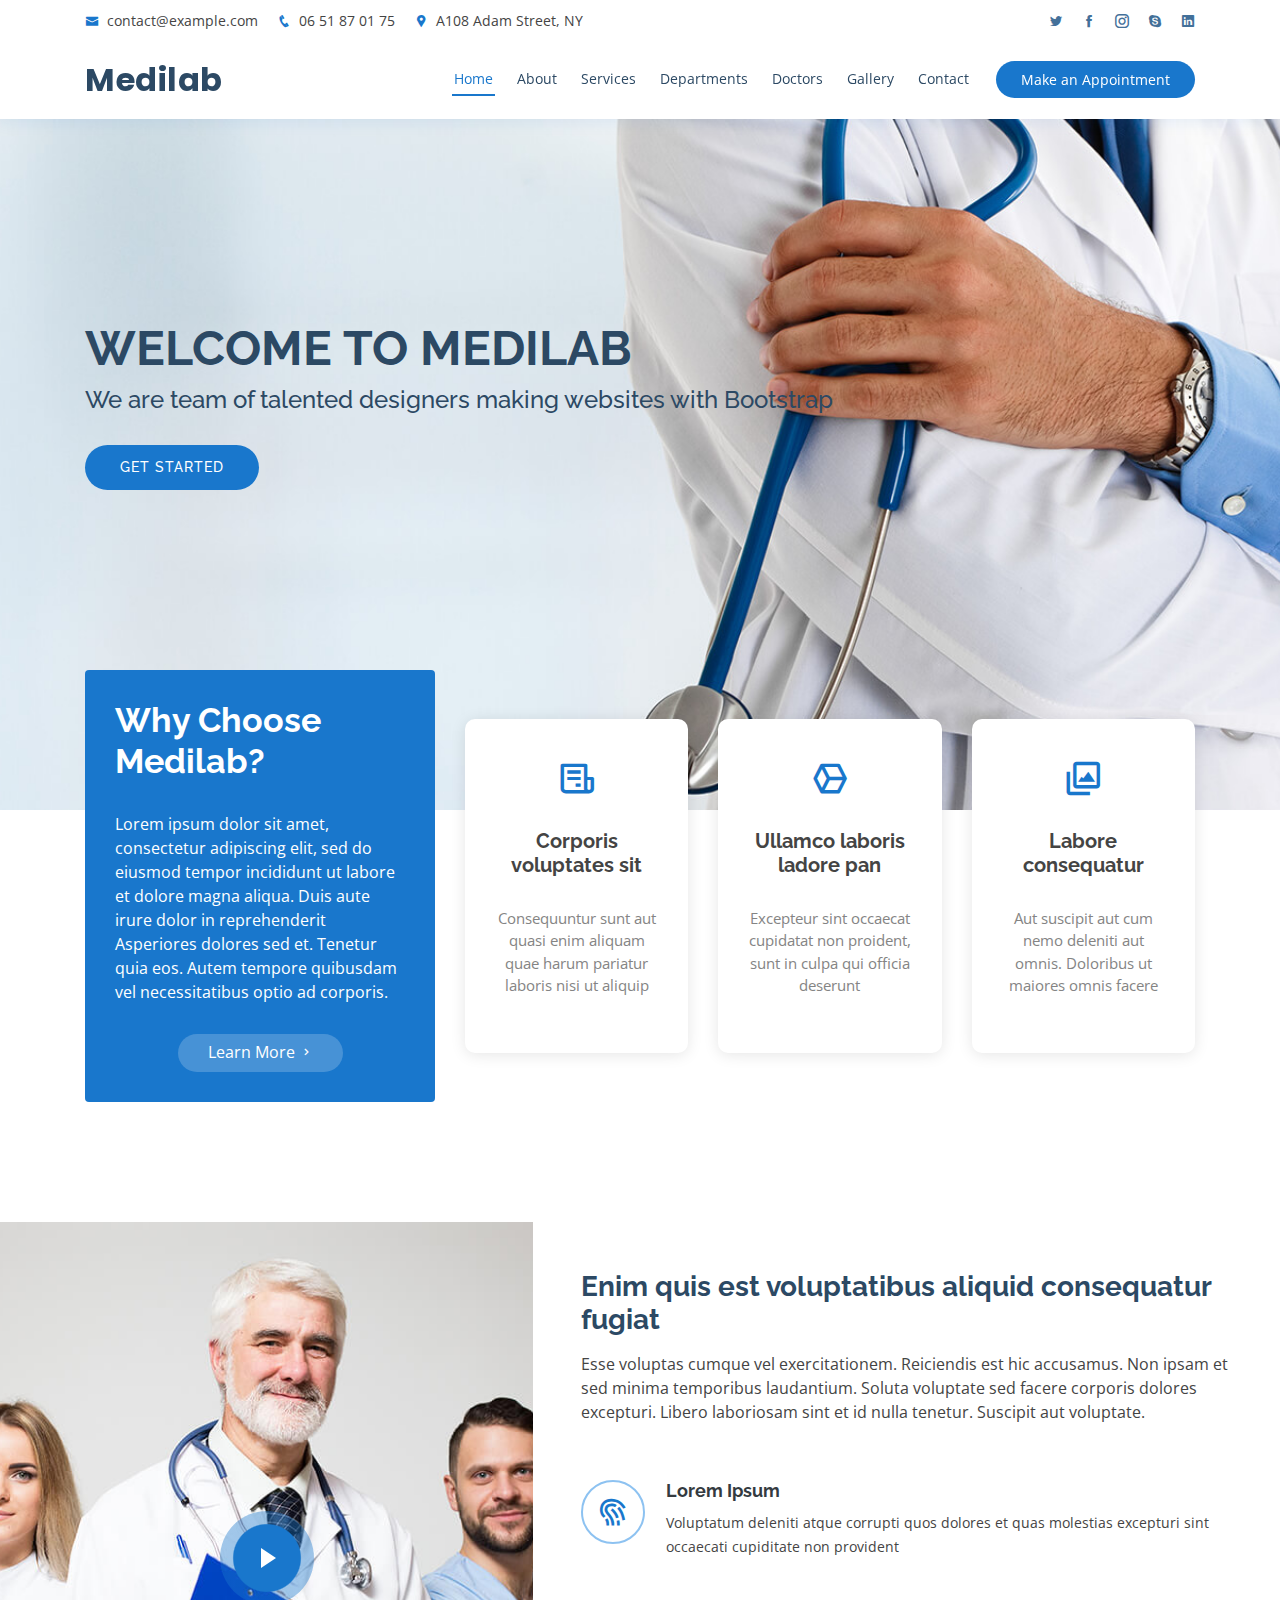
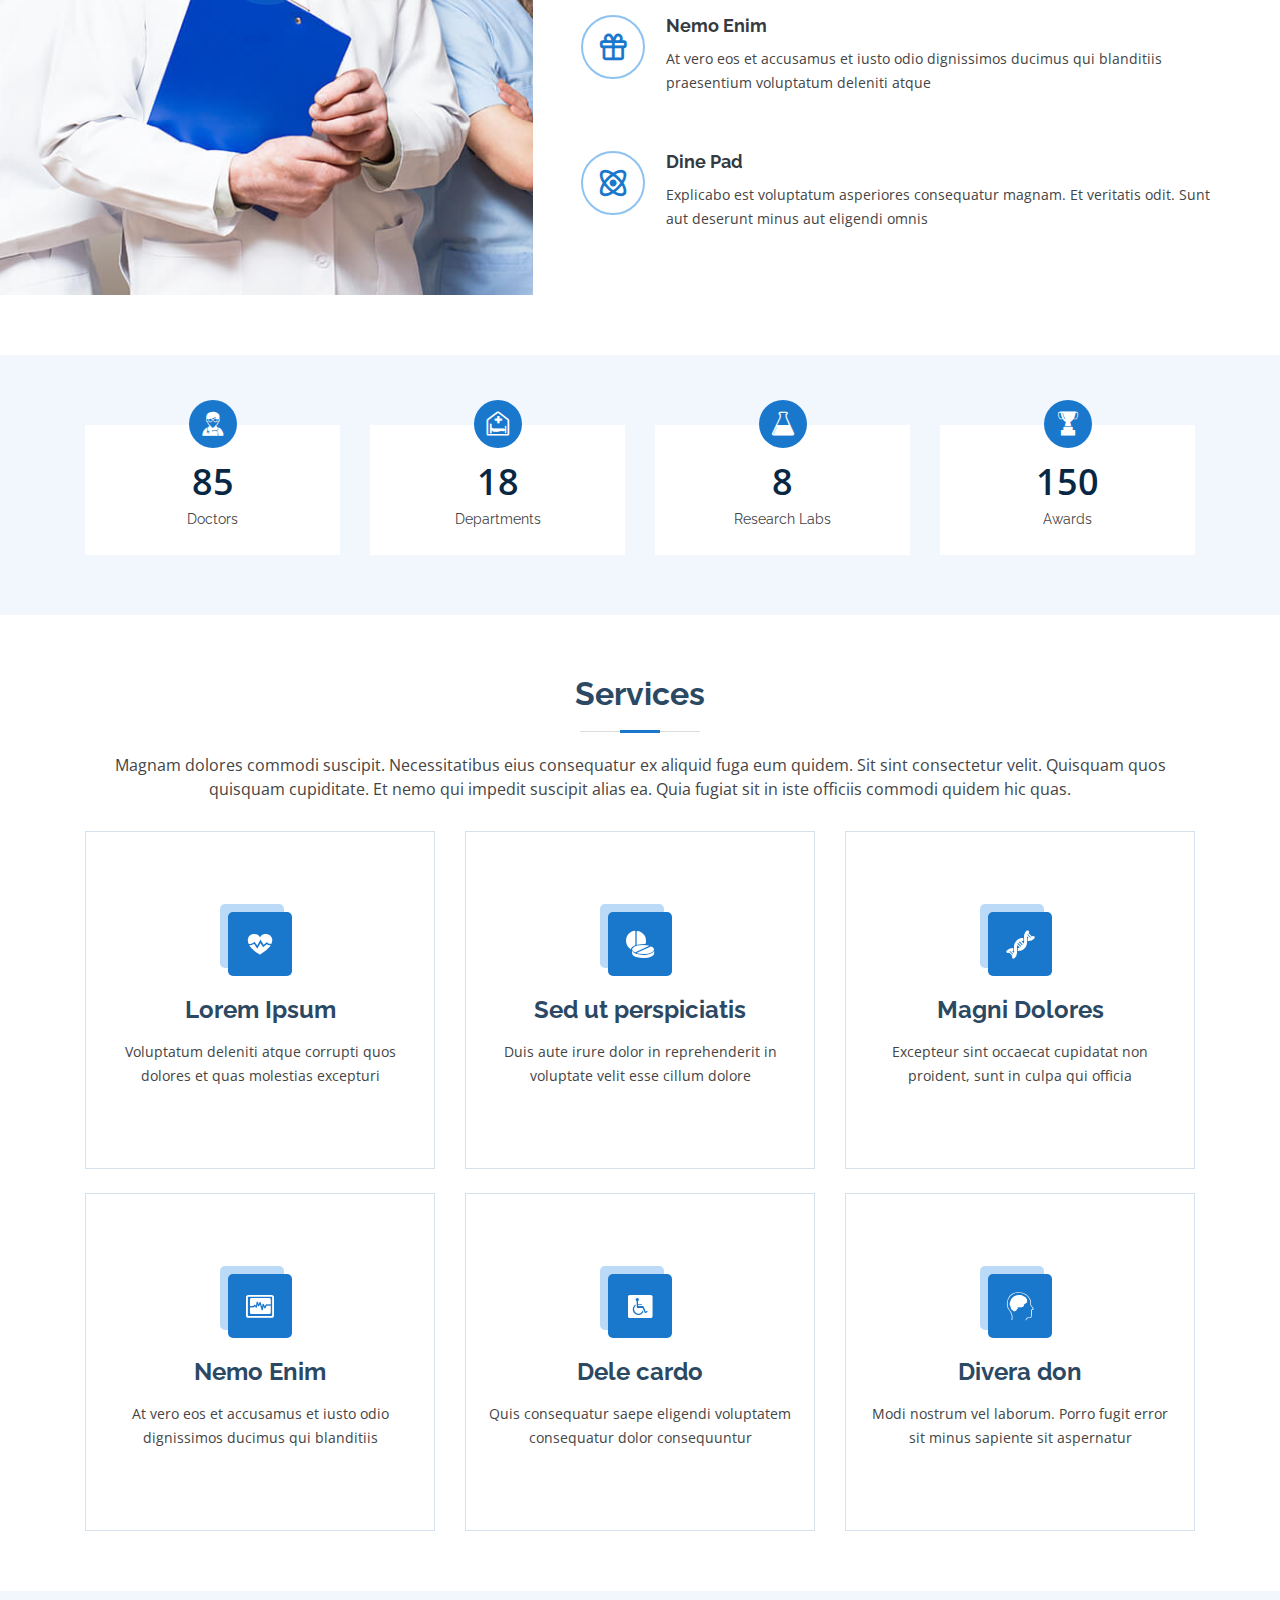
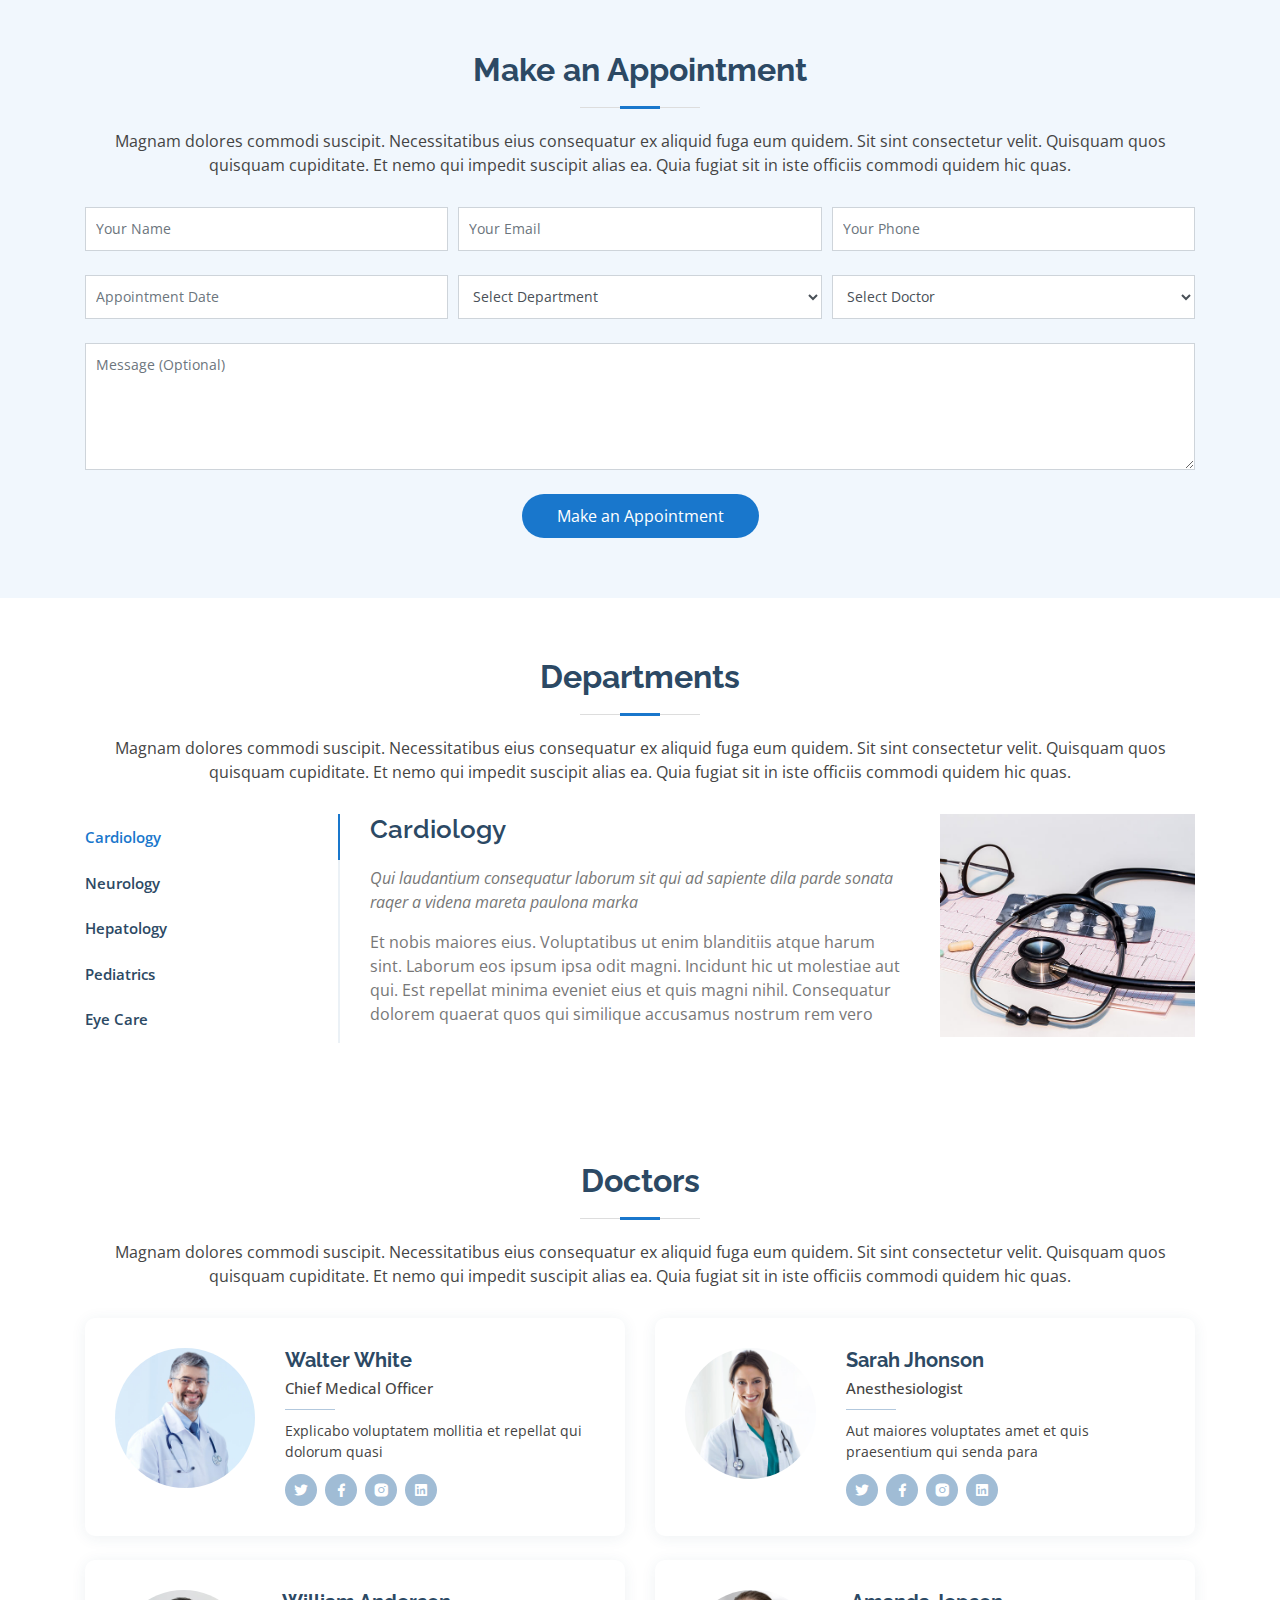
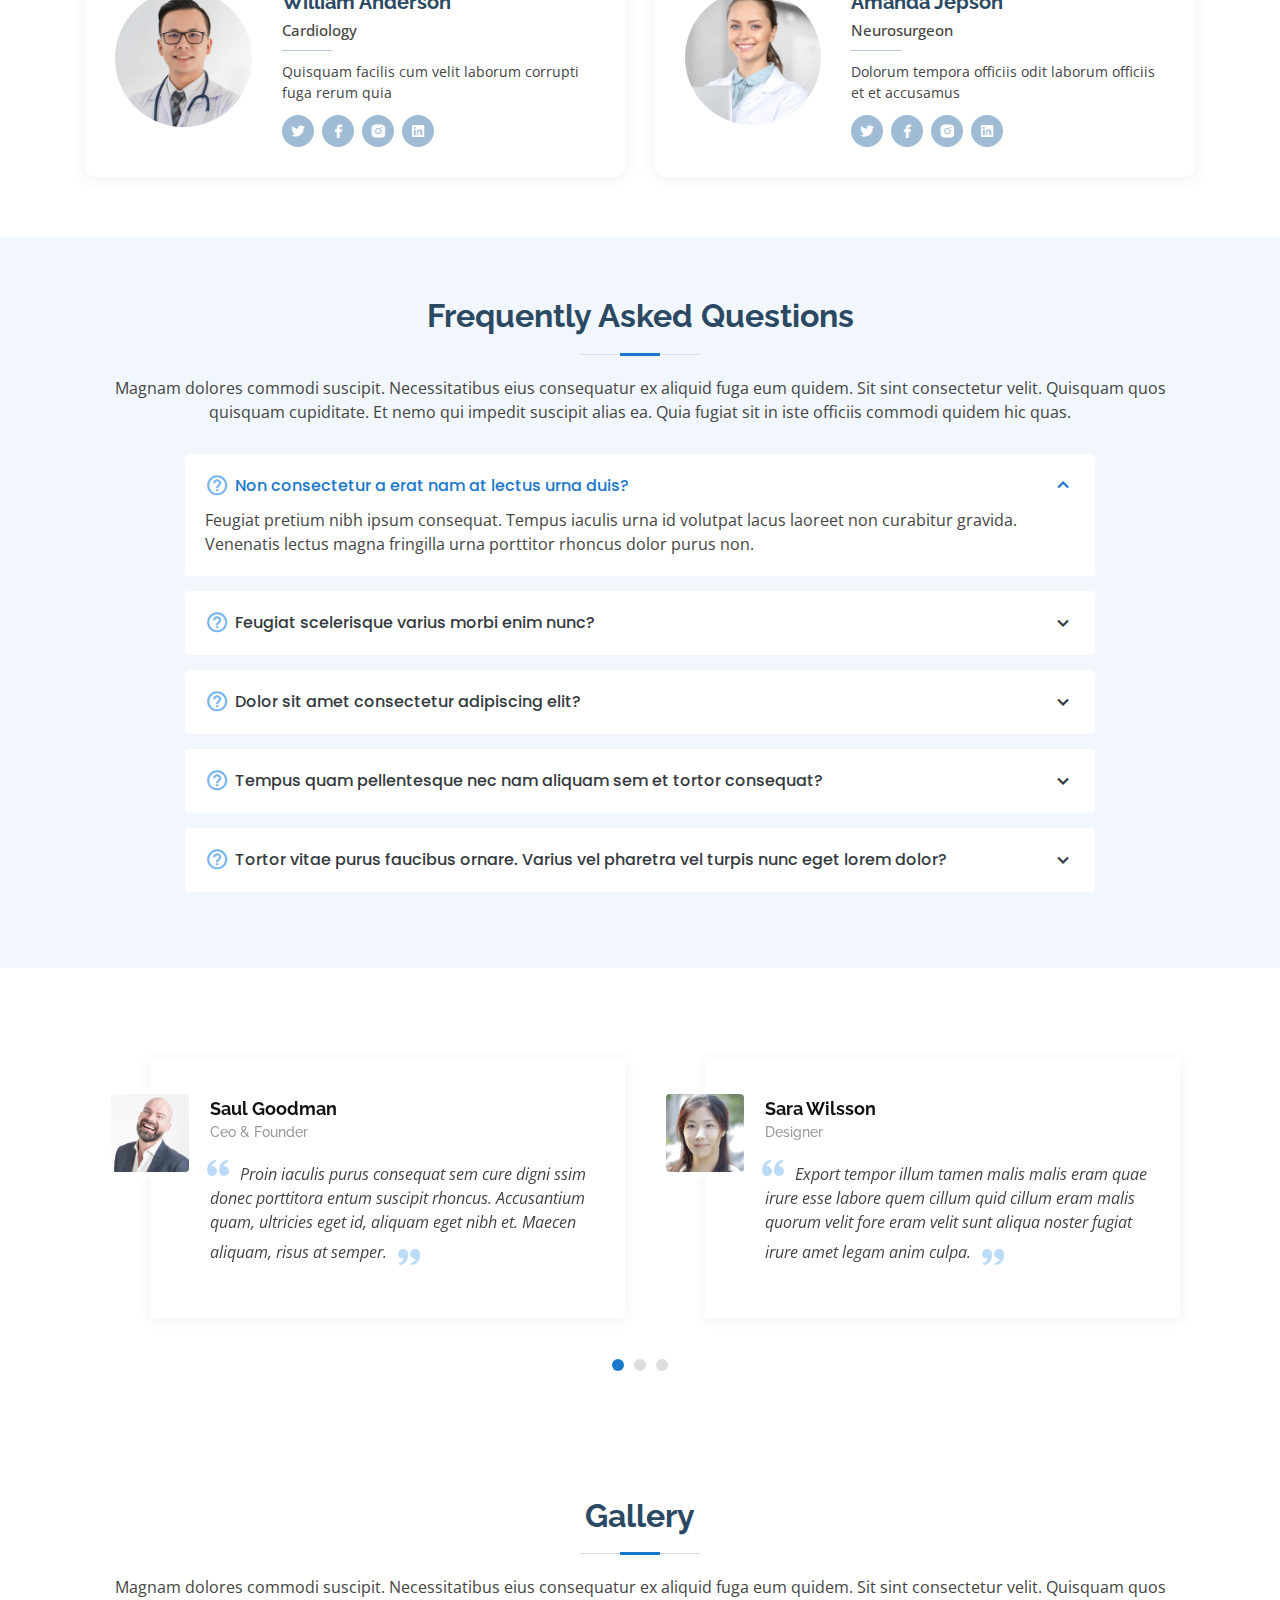
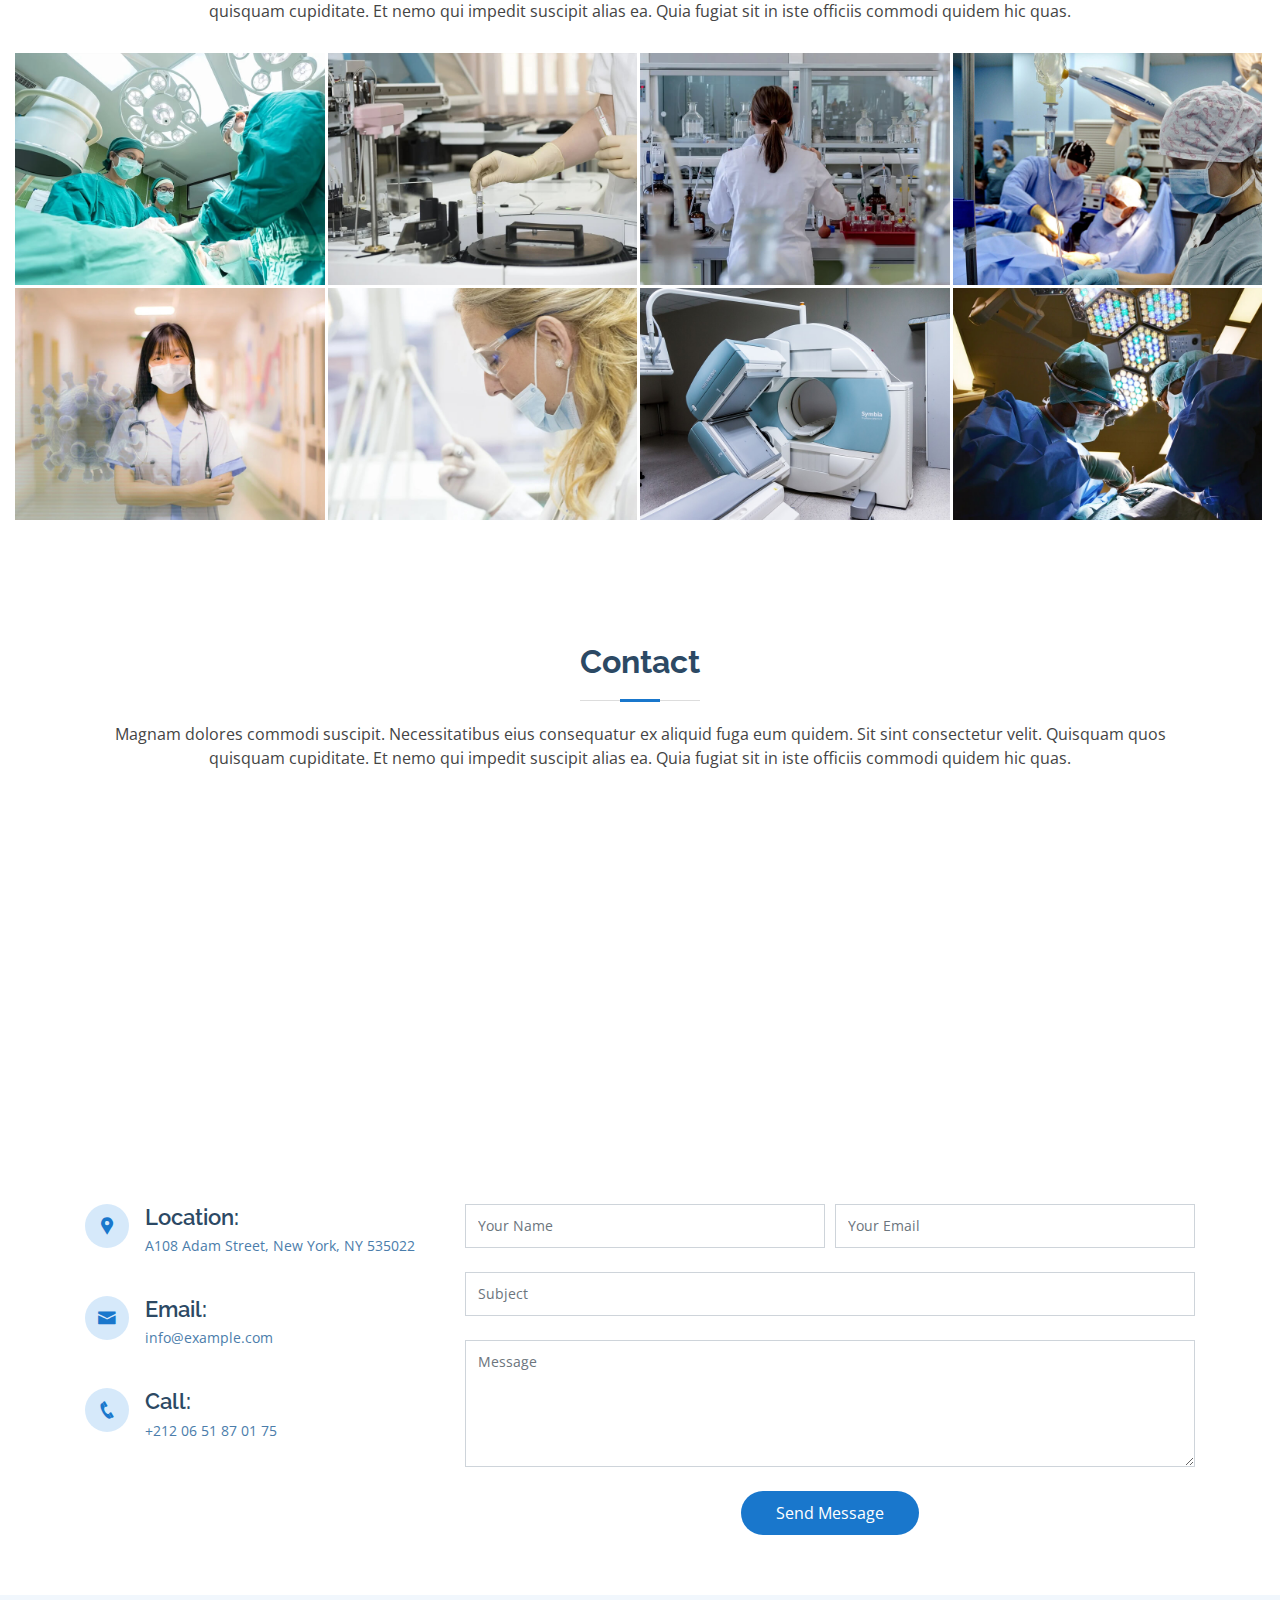
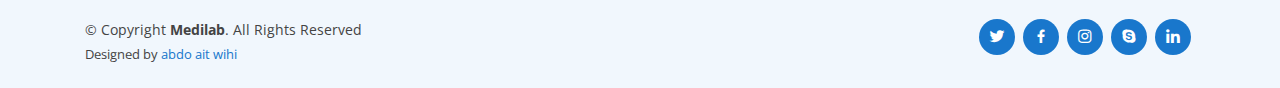
<file: index.html>
<!DOCTYPE html>
<html lang="en">
   <head>
      <meta charset="utf-8" />
      <meta content="width=device-width, initial-scale=1.0" name="viewport" />

      <title>Medilab Bootstrap Template - Index</title>
      <meta content="" name="description" />
      <meta content="" name="keywords" />

      <!-- Favicons -->
      <link href="assets/images/favicon.png" rel="icon" />
      <link href="assets/images/apple-touch-icon.png" rel="apple-touch-icon" />

      <!-- Google Fonts -->
      <link
         href="https://fonts.googleapis.com/css?family=Open+Sans:300,300i,400,400i,600,600i,700,700i|Raleway:300,300i,400,400i,500,500i,600,600i,700,700i|Poppins:300,300i,400,400i,500,500i,600,600i,700,700i"
         rel="stylesheet"
      />

      <!-- Vendor CSS Files -->
      <link href="./vendor/bootstrap/css/bootstrap.min.css" rel="stylesheet" />
      <link href="./vendor/icofont/icofont.min.css" rel="stylesheet" />
      <link href="./vendor/boxicons/css/boxicons.min.css" rel="stylesheet" />
      <link href="./vendor/venobox/venobox.css" rel="stylesheet" />
      <link href="./vendor/animate.css/animate.min.css" rel="stylesheet" />
      <link href="./vendor/remixicon/remixicon.css" rel="stylesheet" />
      <link
         href="./vendor/owl.carousel/assets/owl.carousel.min.css"
         rel="stylesheet"
      />
      <link
         href="./vendor/bootstrap-datepicker/css/bootstrap-datepicker.min.css"
         rel="stylesheet"
      />

      <!-- Template Main CSS File -->
      <link href="./css/style.css" rel="stylesheet" />
   </head>

   <body>
      <!-- ======= Top Bar ======= -->
      <div id="topbar" class="d-none d-lg-flex align-items-center fixed-top">
         <div class="container d-flex">
            <div class="contact-info mr-auto">
               <i class="icofont-envelope"></i>
               <a href="mailto:contact@example.com">contact@example.com</a>
               <i class="icofont-phone"></i>
               <a href="tel:+2120651870175">06 51 87 01 75</a>
               <i class="icofont-google-map"></i> A108 Adam Street, NY
            </div>
            <div class="social-links">
               <a href="#" class="twitter"><i class="icofont-twitter"></i></a>
               <a href="#" class="facebook"><i class="icofont-facebook"></i></a>
               <a href="#" class="instagram"
                  ><i class="icofont-instagram"></i
               ></a>
               <a href="#" class="skype"><i class="icofont-skype"></i></a>
               <a href="#" class="linkedin"><i class="icofont-linkedin"></i></a>
            </div>
         </div>
      </div>

      <!-- ======= Header ======= -->
      <header id="header" class="fixed-top">
         <div class="container d-flex align-items-center">
            <h1 class="logo mr-auto"><a href="index.html">Medilab</a></h1>
            <!-- Uncomment below if you prefer to use an image logo -->
            <!-- <a href="index.html" class="logo mr-auto"><img src="assets/images/logo.png" alt="" class="img-fluid"></a>-->

            <nav class="nav-menu d-none d-lg-block">
               <ul>
                  <li class="active"><a href="index.html">Home</a></li>
                  <li><a href="#about">About</a></li>
                  <li><a href="#services">Services</a></li>
                  <li><a href="#departments">Departments</a></li>
                  <li><a href="#doctors">Doctors</a></li>
                  <li><a href="#gallery">Gallery</a></li>
                  <li><a href="#contact">Contact</a></li>
               </ul>
            </nav>
            <!-- .nav-menu -->

            <a href="#appointment" class="appointment-btn scrollto"
               >Make an Appointment</a
            >
         </div>
      </header>
      <!-- End Header -->

      <!-- ======= Hero Section ======= -->
      <section id="hero" class="d-flex align-items-center">
         <div class="container">
            <h1>Welcome to Medilab</h1>
            <h2>
               We are team of talented designers making websites with Bootstrap
            </h2>
            <a href="#about" class="btn-get-started scrollto">Get Started</a>
         </div>
      </section>
      <!-- End Hero -->

      <main id="main">
         <!-- ======= Why Us Section ======= -->
         <section id="why-us" class="why-us">
            <div class="container">
               <div class="row">
                  <div class="col-lg-4 d-flex align-items-stretch">
                     <div class="content">
                        <h3>Why Choose Medilab?</h3>
                        <p>
                           Lorem ipsum dolor sit amet, consectetur adipiscing
                           elit, sed do eiusmod tempor incididunt ut labore et
                           dolore magna aliqua. Duis aute irure dolor in
                           reprehenderit Asperiores dolores sed et. Tenetur quia
                           eos. Autem tempore quibusdam vel necessitatibus optio
                           ad corporis.
                        </p>
                        <div class="text-center">
                           <a href="#about" class="more-btn scrollto"
                              >Learn More <i class="bx bx-chevron-right"></i
                           ></a>
                        </div>
                     </div>
                  </div>
                  <div class="col-lg-8 d-flex align-items-stretch">
                     <div
                        class="icon-boxes d-flex flex-column justify-content-center"
                     >
                        <div class="row">
                           <div class="col-xl-4 d-flex align-items-stretch">
                              <div class="icon-box mt-4 mt-xl-0">
                                 <i class="bx bx-receipt"></i>
                                 <h4>Corporis voluptates sit</h4>
                                 <p>
                                    Consequuntur sunt aut quasi enim aliquam
                                    quae harum pariatur laboris nisi ut aliquip
                                 </p>
                              </div>
                           </div>
                           <div class="col-xl-4 d-flex align-items-stretch">
                              <div class="icon-box mt-4 mt-xl-0">
                                 <i class="bx bx-cube-alt"></i>
                                 <h4>Ullamco laboris ladore pan</h4>
                                 <p>
                                    Excepteur sint occaecat cupidatat non
                                    proident, sunt in culpa qui officia deserunt
                                 </p>
                              </div>
                           </div>
                           <div class="col-xl-4 d-flex align-items-stretch">
                              <div class="icon-box mt-4 mt-xl-0">
                                 <i class="bx bx-images"></i>
                                 <h4>Labore consequatur</h4>
                                 <p>
                                    Aut suscipit aut cum nemo deleniti aut
                                    omnis. Doloribus ut maiores omnis facere
                                 </p>
                              </div>
                           </div>
                        </div>
                     </div>
                     <!-- End .content-->
                  </div>
               </div>
            </div>
         </section>
         <!-- End Why Us Section -->

         <!-- ======= About Section ======= -->
         <section id="about" class="about">
            <div class="container-fluid">
               <div class="row">
                  <div
                     class="col-xl-5 col-lg-6 video-box d-flex justify-content-center align-items-stretch"
                  >
                     <a
                        href="https://www.youtube.com/watch?v=jDDaplaOz7Q"
                        class="venobox play-btn mb-4"
                        data-vbtype="video"
                        data-autoplay="true"
                     ></a>
                  </div>

                  <div
                     class="col-xl-7 col-lg-6 icon-boxes d-flex flex-column align-items-stretch justify-content-center py-5 px-lg-5"
                  >
                     <h3>
                        Enim quis est voluptatibus aliquid consequatur fugiat
                     </h3>
                     <p>
                        Esse voluptas cumque vel exercitationem. Reiciendis est
                        hic accusamus. Non ipsam et sed minima temporibus
                        laudantium. Soluta voluptate sed facere corporis dolores
                        excepturi. Libero laboriosam sint et id nulla tenetur.
                        Suscipit aut voluptate.
                     </p>

                     <div class="icon-box">
                        <div class="icon">
                           <i class="bx bx-fingerprint"></i>
                        </div>
                        <h4 class="title"><a href="">Lorem Ipsum</a></h4>
                        <p class="description">
                           Voluptatum deleniti atque corrupti quos dolores et
                           quas molestias excepturi sint occaecati cupiditate
                           non provident
                        </p>
                     </div>

                     <div class="icon-box">
                        <div class="icon"><i class="bx bx-gift"></i></div>
                        <h4 class="title"><a href="">Nemo Enim</a></h4>
                        <p class="description">
                           At vero eos et accusamus et iusto odio dignissimos
                           ducimus qui blanditiis praesentium voluptatum
                           deleniti atque
                        </p>
                     </div>

                     <div class="icon-box">
                        <div class="icon"><i class="bx bx-atom"></i></div>
                        <h4 class="title"><a href="">Dine Pad</a></h4>
                        <p class="description">
                           Explicabo est voluptatum asperiores consequatur
                           magnam. Et veritatis odit. Sunt aut deserunt minus
                           aut eligendi omnis
                        </p>
                     </div>
                  </div>
               </div>
            </div>
         </section>
         <!-- End About Section -->

         <!-- ======= Counts Section ======= -->
         <section id="counts" class="counts">
            <div class="container">
               <div class="row">
                  <div class="col-lg-3 col-md-6">
                     <div class="count-box">
                        <i class="icofont-doctor-alt"></i>
                        <span data-toggle="counter-up">85</span>
                        <p>Doctors</p>
                     </div>
                  </div>

                  <div class="col-lg-3 col-md-6 mt-5 mt-md-0">
                     <div class="count-box">
                        <i class="icofont-patient-bed"></i>
                        <span data-toggle="counter-up">18</span>
                        <p>Departments</p>
                     </div>
                  </div>

                  <div class="col-lg-3 col-md-6 mt-5 mt-lg-0">
                     <div class="count-box">
                        <i class="icofont-laboratory"></i>
                        <span data-toggle="counter-up">8</span>
                        <p>Research Labs</p>
                     </div>
                  </div>

                  <div class="col-lg-3 col-md-6 mt-5 mt-lg-0">
                     <div class="count-box">
                        <i class="icofont-award"></i>
                        <span data-toggle="counter-up">150</span>
                        <p>Awards</p>
                     </div>
                  </div>
               </div>
            </div>
         </section>
         <!-- End Counts Section -->

         <!-- ======= Services Section ======= -->
         <section id="services" class="services">
            <div class="container">
               <div class="section-title">
                  <h2>Services</h2>
                  <p>
                     Magnam dolores commodi suscipit. Necessitatibus eius
                     consequatur ex aliquid fuga eum quidem. Sit sint
                     consectetur velit. Quisquam quos quisquam cupiditate. Et
                     nemo qui impedit suscipit alias ea. Quia fugiat sit in iste
                     officiis commodi quidem hic quas.
                  </p>
               </div>

               <div class="row">
                  <div class="col-lg-4 col-md-6 d-flex align-items-stretch">
                     <div class="icon-box">
                        <div class="icon">
                           <i class="icofont-heart-beat"></i>
                        </div>
                        <h4><a href="">Lorem Ipsum</a></h4>
                        <p>
                           Voluptatum deleniti atque corrupti quos dolores et
                           quas molestias excepturi
                        </p>
                     </div>
                  </div>

                  <div
                     class="col-lg-4 col-md-6 d-flex align-items-stretch mt-4 mt-md-0"
                  >
                     <div class="icon-box">
                        <div class="icon"><i class="icofont-drug"></i></div>
                        <h4><a href="">Sed ut perspiciatis</a></h4>
                        <p>
                           Duis aute irure dolor in reprehenderit in voluptate
                           velit esse cillum dolore
                        </p>
                     </div>
                  </div>

                  <div
                     class="col-lg-4 col-md-6 d-flex align-items-stretch mt-4 mt-lg-0"
                  >
                     <div class="icon-box">
                        <div class="icon">
                           <i class="icofont-dna-alt-2"></i>
                        </div>
                        <h4><a href="">Magni Dolores</a></h4>
                        <p>
                           Excepteur sint occaecat cupidatat non proident, sunt
                           in culpa qui officia
                        </p>
                     </div>
                  </div>

                  <div
                     class="col-lg-4 col-md-6 d-flex align-items-stretch mt-4"
                  >
                     <div class="icon-box">
                        <div class="icon">
                           <i class="icofont-heartbeat"></i>
                        </div>
                        <h4><a href="">Nemo Enim</a></h4>
                        <p>
                           At vero eos et accusamus et iusto odio dignissimos
                           ducimus qui blanditiis
                        </p>
                     </div>
                  </div>

                  <div
                     class="col-lg-4 col-md-6 d-flex align-items-stretch mt-4"
                  >
                     <div class="icon-box">
                        <div class="icon"><i class="icofont-disabled"></i></div>
                        <h4><a href="">Dele cardo</a></h4>
                        <p>
                           Quis consequatur saepe eligendi voluptatem
                           consequatur dolor consequuntur
                        </p>
                     </div>
                  </div>

                  <div
                     class="col-lg-4 col-md-6 d-flex align-items-stretch mt-4"
                  >
                     <div class="icon-box">
                        <div class="icon"><i class="icofont-autism"></i></div>
                        <h4><a href="">Divera don</a></h4>
                        <p>
                           Modi nostrum vel laborum. Porro fugit error sit minus
                           sapiente sit aspernatur
                        </p>
                     </div>
                  </div>
               </div>
            </div>
         </section>
         <!-- End Services Section -->

         <!-- ======= Appointment Section ======= -->
         <section id="appointment" class="appointment section-bg">
            <div class="container">
               <div class="section-title">
                  <h2>Make an Appointment</h2>
                  <p>
                     Magnam dolores commodi suscipit. Necessitatibus eius
                     consequatur ex aliquid fuga eum quidem. Sit sint
                     consectetur velit. Quisquam quos quisquam cupiditate. Et
                     nemo qui impedit suscipit alias ea. Quia fugiat sit in iste
                     officiis commodi quidem hic quas.
                  </p>
               </div>

               <form
                  action="forms/appointment.php"
                  method="post"
                  role="form"
                  class="php-email-form"
               >
                  <div class="form-row">
                     <div class="col-md-4 form-group">
                        <input
                           type="text"
                           name="name"
                           class="form-control"
                           id="name"
                           placeholder="Your Name"
                           data-rule="minlen:4"
                           data-msg="Please enter at least 4 chars"
                        />
                        <div class="validate"></div>
                     </div>
                     <div class="col-md-4 form-group">
                        <input
                           type="email"
                           class="form-control"
                           name="email"
                           id="email"
                           placeholder="Your Email"
                           data-rule="email"
                           data-msg="Please enter a valid email"
                        />
                        <div class="validate"></div>
                     </div>
                     <div class="col-md-4 form-group">
                        <input
                           type="tel"
                           class="form-control"
                           name="phone"
                           id="phone"
                           placeholder="Your Phone"
                           data-rule="minlen:4"
                           data-msg="Please enter at least 4 chars"
                        />
                        <div class="validate"></div>
                     </div>
                  </div>
                  <div class="form-row">
                     <div class="col-md-4 form-group">
                        <input
                           type="datetime"
                           name="date"
                           class="form-control datepicker"
                           id="date"
                           placeholder="Appointment Date"
                           data-rule="minlen:4"
                           data-msg="Please enter at least 4 chars"
                        />
                        <div class="validate"></div>
                     </div>
                     <div class="col-md-4 form-group">
                        <select
                           name="department"
                           id="department"
                           class="form-control"
                        >
                           <option value="">Select Department</option>
                           <option value="Department 1">Department 1</option>
                           <option value="Department 2">Department 2</option>
                           <option value="Department 3">Department 3</option>
                        </select>
                        <div class="validate"></div>
                     </div>
                     <div class="col-md-4 form-group">
                        <select name="doctor" id="doctor" class="form-control">
                           <option value="">Select Doctor</option>
                           <option value="Doctor 1">Doctor 1</option>
                           <option value="Doctor 2">Doctor 2</option>
                           <option value="Doctor 3">Doctor 3</option>
                        </select>
                        <div class="validate"></div>
                     </div>
                  </div>

                  <div class="form-group">
                     <textarea
                        class="form-control"
                        name="message"
                        rows="5"
                        placeholder="Message (Optional)"
                     ></textarea>
                     <div class="validate"></div>
                  </div>
                  <div class="mb-3">
                     <div class="loading">Loading</div>
                     <div class="error-message"></div>
                     <div class="sent-message">
                        Your appointment request has been sent successfully.
                        Thank you!
                     </div>
                  </div>
                  <div class="text-center">
                     <button type="submit">Make an Appointment</button>
                  </div>
               </form>
            </div>
         </section>
         <!-- End Appointment Section -->

         <!-- ======= Departments Section ======= -->
         <section id="departments" class="departments">
            <div class="container">
               <div class="section-title">
                  <h2>Departments</h2>
                  <p>
                     Magnam dolores commodi suscipit. Necessitatibus eius
                     consequatur ex aliquid fuga eum quidem. Sit sint
                     consectetur velit. Quisquam quos quisquam cupiditate. Et
                     nemo qui impedit suscipit alias ea. Quia fugiat sit in iste
                     officiis commodi quidem hic quas.
                  </p>
               </div>

               <div class="row">
                  <div class="col-lg-3">
                     <ul class="nav nav-tabs flex-column">
                        <li class="nav-item">
                           <a
                              class="nav-link active show"
                              data-toggle="tab"
                              href="#tab-1"
                              >Cardiology</a
                           >
                        </li>
                        <li class="nav-item">
                           <a class="nav-link" data-toggle="tab" href="#tab-2"
                              >Neurology</a
                           >
                        </li>
                        <li class="nav-item">
                           <a class="nav-link" data-toggle="tab" href="#tab-3"
                              >Hepatology</a
                           >
                        </li>
                        <li class="nav-item">
                           <a class="nav-link" data-toggle="tab" href="#tab-4"
                              >Pediatrics</a
                           >
                        </li>
                        <li class="nav-item">
                           <a class="nav-link" data-toggle="tab" href="#tab-5"
                              >Eye Care</a
                           >
                        </li>
                     </ul>
                  </div>
                  <div class="col-lg-9 mt-4 mt-lg-0">
                     <div class="tab-content">
                        <div class="tab-pane active show" id="tab-1">
                           <div class="row">
                              <div class="col-lg-8 details order-2 order-lg-1">
                                 <h3>Cardiology</h3>
                                 <p class="font-italic">
                                    Qui laudantium consequatur laborum sit qui
                                    ad sapiente dila parde sonata raqer a videna
                                    mareta paulona marka
                                 </p>
                                 <p>
                                    Et nobis maiores eius. Voluptatibus ut enim
                                    blanditiis atque harum sint. Laborum eos
                                    ipsum ipsa odit magni. Incidunt hic ut
                                    molestiae aut qui. Est repellat minima
                                    eveniet eius et quis magni nihil.
                                    Consequatur dolorem quaerat quos qui
                                    similique accusamus nostrum rem vero
                                 </p>
                              </div>
                              <div
                                 class="col-lg-4 text-center order-1 order-lg-2"
                              >
                                 <img
                                    src="assets/images/departments-1.jpg"
                                    alt=""
                                    class="img-fluid"
                                 />
                              </div>
                           </div>
                        </div>
                        <div class="tab-pane" id="tab-2">
                           <div class="row">
                              <div class="col-lg-8 details order-2 order-lg-1">
                                 <h3>Et blanditiis nemo veritatis excepturi</h3>
                                 <p class="font-italic">
                                    Qui laudantium consequatur laborum sit qui
                                    ad sapiente dila parde sonata raqer a videna
                                    mareta paulona marka
                                 </p>
                                 <p>
                                    Ea ipsum voluptatem consequatur quis est.
                                    Illum error ullam omnis quia et reiciendis
                                    sunt sunt est. Non aliquid repellendus
                                    itaque accusamus eius et velit ipsa
                                    voluptates. Optio nesciunt eaque beatae
                                    accusamus lerode pakto madirna desera vafle
                                    de nideran pal
                                 </p>
                              </div>
                              <div
                                 class="col-lg-4 text-center order-1 order-lg-2"
                              >
                                 <img
                                    src="assets/images/departments-2.jpg"
                                    alt=""
                                    class="img-fluid"
                                 />
                              </div>
                           </div>
                        </div>
                        <div class="tab-pane" id="tab-3">
                           <div class="row">
                              <div class="col-lg-8 details order-2 order-lg-1">
                                 <h3>
                                    Impedit facilis occaecati odio neque aperiam
                                    sit
                                 </h3>
                                 <p class="font-italic">
                                    Eos voluptatibus quo. Odio similique illum
                                    id quidem non enim fuga. Qui natus non sunt
                                    dicta dolor et. In asperiores velit quaerat
                                    perferendis aut
                                 </p>
                                 <p>
                                    Iure officiis odit rerum. Harum sequi eum
                                    illum corrupti culpa veritatis quisquam.
                                    Neque necessitatibus illo rerum eum ut.
                                    Commodi ipsam minima molestiae sed
                                    laboriosam a iste odio. Earum odit nesciunt
                                    fugiat sit ullam. Soluta et harum voluptatem
                                    optio quae
                                 </p>
                              </div>
                              <div
                                 class="col-lg-4 text-center order-1 order-lg-2"
                              >
                                 <img
                                    src="assets/images/departments-3.jpg"
                                    alt=""
                                    class="img-fluid"
                                 />
                              </div>
                           </div>
                        </div>
                        <div class="tab-pane" id="tab-4">
                           <div class="row">
                              <div class="col-lg-8 details order-2 order-lg-1">
                                 <h3>
                                    Fuga dolores inventore laboriosam ut est
                                    accusamus laboriosam dolore
                                 </h3>
                                 <p class="font-italic">
                                    Totam aperiam accusamus. Repellat
                                    consequuntur iure voluptas iure porro quis
                                    delectus
                                 </p>
                                 <p>
                                    Eaque consequuntur consequuntur libero
                                    expedita in voluptas. Nostrum ipsam
                                    necessitatibus aliquam fugiat debitis quis
                                    velit. Eum ex maxime error in consequatur
                                    corporis atque. Eligendi asperiores sed qui
                                    veritatis aperiam quia a laborum inventore
                                 </p>
                              </div>
                              <div
                                 class="col-lg-4 text-center order-1 order-lg-2"
                              >
                                 <img
                                    src="assets/images/departments-4.jpg"
                                    alt=""
                                    class="img-fluid"
                                 />
                              </div>
                           </div>
                        </div>
                        <div class="tab-pane" id="tab-5">
                           <div class="row">
                              <div class="col-lg-8 details order-2 order-lg-1">
                                 <h3>
                                    Est eveniet ipsam sindera pad rone matrelat
                                    sando reda
                                 </h3>
                                 <p class="font-italic">
                                    Omnis blanditiis saepe eos autem qui sunt
                                    debitis porro quia.
                                 </p>
                                 <p>
                                    Exercitationem nostrum omnis. Ut reiciendis
                                    repudiandae minus. Omnis recusandae ut non
                                    quam ut quod eius qui. Ipsum quia odit vero
                                    atque qui quibusdam amet. Occaecati sed est
                                    sint aut vitae molestiae voluptate vel
                                 </p>
                              </div>
                              <div
                                 class="col-lg-4 text-center order-1 order-lg-2"
                              >
                                 <img
                                    src="assets/images/departments-5.jpg"
                                    alt=""
                                    class="img-fluid"
                                 />
                              </div>
                           </div>
                        </div>
                     </div>
                  </div>
               </div>
            </div>
         </section>
         <!-- End Departments Section -->

         <!-- ======= Doctors Section ======= -->
         <section id="doctors" class="doctors">
            <div class="container">
               <div class="section-title">
                  <h2>Doctors</h2>
                  <p>
                     Magnam dolores commodi suscipit. Necessitatibus eius
                     consequatur ex aliquid fuga eum quidem. Sit sint
                     consectetur velit. Quisquam quos quisquam cupiditate. Et
                     nemo qui impedit suscipit alias ea. Quia fugiat sit in iste
                     officiis commodi quidem hic quas.
                  </p>
               </div>

               <div class="row">
                  <div class="col-lg-6">
                     <div class="member d-flex align-items-start">
                        <div class="pic">
                           <img
                              src="assets/images/doctors/doctors-1.jpg"
                              class="img-fluid"
                              alt=""
                           />
                        </div>
                        <div class="member-info">
                           <h4>Walter White</h4>
                           <span>Chief Medical Officer</span>
                           <p>
                              Explicabo voluptatem mollitia et repellat qui
                              dolorum quasi
                           </p>
                           <div class="social">
                              <a href=""><i class="ri-twitter-fill"></i></a>
                              <a href=""><i class="ri-facebook-fill"></i></a>
                              <a href=""><i class="ri-instagram-fill"></i></a>
                              <a href="">
                                 <i class="ri-linkedin-box-fill"></i>
                              </a>
                           </div>
                        </div>
                     </div>
                  </div>

                  <div class="col-lg-6 mt-4 mt-lg-0">
                     <div class="member d-flex align-items-start">
                        <div class="pic">
                           <img
                              src="assets/images/doctors/doctors-2.jpg"
                              class="img-fluid"
                              alt=""
                           />
                        </div>
                        <div class="member-info">
                           <h4>Sarah Jhonson</h4>
                           <span>Anesthesiologist</span>
                           <p>
                              Aut maiores voluptates amet et quis praesentium
                              qui senda para
                           </p>
                           <div class="social">
                              <a href=""><i class="ri-twitter-fill"></i></a>
                              <a href=""><i class="ri-facebook-fill"></i></a>
                              <a href=""><i class="ri-instagram-fill"></i></a>
                              <a href="">
                                 <i class="ri-linkedin-box-fill"></i>
                              </a>
                           </div>
                        </div>
                     </div>
                  </div>

                  <div class="col-lg-6 mt-4">
                     <div class="member d-flex align-items-start">
                        <div class="pic">
                           <img
                              src="assets/images/doctors/doctors-3.jpg"
                              class="img-fluid"
                              alt=""
                           />
                        </div>
                        <div class="member-info">
                           <h4>William Anderson</h4>
                           <span>Cardiology</span>
                           <p>
                              Quisquam facilis cum velit laborum corrupti fuga
                              rerum quia
                           </p>
                           <div class="social">
                              <a href=""><i class="ri-twitter-fill"></i></a>
                              <a href=""><i class="ri-facebook-fill"></i></a>
                              <a href=""><i class="ri-instagram-fill"></i></a>
                              <a href="">
                                 <i class="ri-linkedin-box-fill"></i>
                              </a>
                           </div>
                        </div>
                     </div>
                  </div>

                  <div class="col-lg-6 mt-4">
                     <div class="member d-flex align-items-start">
                        <div class="pic">
                           <img
                              src="assets/images/doctors/doctors-4.jpg"
                              class="img-fluid"
                              alt=""
                           />
                        </div>
                        <div class="member-info">
                           <h4>Amanda Jepson</h4>
                           <span>Neurosurgeon</span>
                           <p>
                              Dolorum tempora officiis odit laborum officiis et
                              et accusamus
                           </p>
                           <div class="social">
                              <a href=""><i class="ri-twitter-fill"></i></a>
                              <a href=""><i class="ri-facebook-fill"></i></a>
                              <a href=""><i class="ri-instagram-fill"></i></a>
                              <a href="">
                                 <i class="ri-linkedin-box-fill"></i>
                              </a>
                           </div>
                        </div>
                     </div>
                  </div>
               </div>
            </div>
         </section>
         <!-- End Doctors Section -->

         <!-- ======= Frequently Asked Questions Section ======= -->
         <section id="faq" class="faq section-bg">
            <div class="container">
               <div class="section-title">
                  <h2>Frequently Asked Questions</h2>
                  <p>
                     Magnam dolores commodi suscipit. Necessitatibus eius
                     consequatur ex aliquid fuga eum quidem. Sit sint
                     consectetur velit. Quisquam quos quisquam cupiditate. Et
                     nemo qui impedit suscipit alias ea. Quia fugiat sit in iste
                     officiis commodi quidem hic quas.
                  </p>
               </div>

               <div class="faq-list">
                  <ul>
                     <li data-aos="fade-up">
                        <i class="bx bx-help-circle icon-help"></i>
                        <a
                           data-toggle="collapse"
                           class="collapse"
                           href="#faq-list-1"
                           >Non consectetur a erat nam at lectus urna duis?
                           <i class="bx bx-chevron-down icon-show"></i
                           ><i class="bx bx-chevron-up icon-close"></i
                        ></a>
                        <div
                           id="faq-list-1"
                           class="collapse show"
                           data-parent=".faq-list"
                        >
                           <p>
                              Feugiat pretium nibh ipsum consequat. Tempus
                              iaculis urna id volutpat lacus laoreet non
                              curabitur gravida. Venenatis lectus magna
                              fringilla urna porttitor rhoncus dolor purus non.
                           </p>
                        </div>
                     </li>

                     <li data-aos="fade-up" data-aos-delay="100">
                        <i class="bx bx-help-circle icon-help"></i>
                        <a
                           data-toggle="collapse"
                           href="#faq-list-2"
                           class="collapsed"
                           >Feugiat scelerisque varius morbi enim nunc?
                           <i class="bx bx-chevron-down icon-show"></i
                           ><i class="bx bx-chevron-up icon-close"></i
                        ></a>
                        <div
                           id="faq-list-2"
                           class="collapse"
                           data-parent=".faq-list"
                        >
                           <p>
                              Dolor sit amet consectetur adipiscing elit
                              pellentesque habitant morbi. Id interdum velit
                              laoreet id donec ultrices. Fringilla phasellus
                              faucibus scelerisque eleifend donec pretium. Est
                              pellentesque elit ullamcorper dignissim. Mauris
                              ultrices eros in cursus turpis massa tincidunt
                              dui.
                           </p>
                        </div>
                     </li>

                     <li data-aos="fade-up" data-aos-delay="200">
                        <i class="bx bx-help-circle icon-help"></i>
                        <a
                           data-toggle="collapse"
                           href="#faq-list-3"
                           class="collapsed"
                           >Dolor sit amet consectetur adipiscing elit?
                           <i class="bx bx-chevron-down icon-show"></i
                           ><i class="bx bx-chevron-up icon-close"></i
                        ></a>
                        <div
                           id="faq-list-3"
                           class="collapse"
                           data-parent=".faq-list"
                        >
                           <p>
                              Eleifend mi in nulla posuere sollicitudin aliquam
                              ultrices sagittis orci. Faucibus pulvinar
                              elementum integer enim. Sem nulla pharetra diam
                              sit amet nisl suscipit. Rutrum tellus pellentesque
                              eu tincidunt. Lectus urna duis convallis convallis
                              tellus. Urna molestie at elementum eu facilisis
                              sed odio morbi quis
                           </p>
                        </div>
                     </li>

                     <li data-aos="fade-up" data-aos-delay="300">
                        <i class="bx bx-help-circle icon-help"></i>
                        <a
                           data-toggle="collapse"
                           href="#faq-list-4"
                           class="collapsed"
                           >Tempus quam pellentesque nec nam aliquam sem et
                           tortor consequat?
                           <i class="bx bx-chevron-down icon-show"></i
                           ><i class="bx bx-chevron-up icon-close"></i
                        ></a>
                        <div
                           id="faq-list-4"
                           class="collapse"
                           data-parent=".faq-list"
                        >
                           <p>
                              Molestie a iaculis at erat pellentesque adipiscing
                              commodo. Dignissim suspendisse in est ante in.
                              Nunc vel risus commodo viverra maecenas accumsan.
                              Sit amet nisl suscipit adipiscing bibendum est.
                              Purus gravida quis blandit turpis cursus in.
                           </p>
                        </div>
                     </li>

                     <li data-aos="fade-up" data-aos-delay="400">
                        <i class="bx bx-help-circle icon-help"></i>
                        <a
                           data-toggle="collapse"
                           href="#faq-list-5"
                           class="collapsed"
                           >Tortor vitae purus faucibus ornare. Varius vel
                           pharetra vel turpis nunc eget lorem dolor?
                           <i class="bx bx-chevron-down icon-show"></i
                           ><i class="bx bx-chevron-up icon-close"></i
                        ></a>
                        <div
                           id="faq-list-5"
                           class="collapse"
                           data-parent=".faq-list"
                        >
                           <p>
                              Laoreet sit amet cursus sit amet dictum sit amet
                              justo. Mauris vitae ultricies leo integer
                              malesuada nunc vel. Tincidunt eget nullam non nisi
                              est sit amet. Turpis nunc eget lorem dolor sed. Ut
                              venenatis tellus in metus vulputate eu
                              scelerisque.
                           </p>
                        </div>
                     </li>
                  </ul>
               </div>
            </div>
         </section>
         <!-- End Frequently Asked Questions Section -->

         <!-- ======= Testimonials Section ======= -->
         <section id="testimonials" class="testimonials">
            <div class="container">
               <div class="owl-carousel testimonials-carousel">
                  <div class="testimonial-wrap">
                     <div class="testimonial-item">
                        <img
                           src="assets/images/testimonials/testimonials-1.jpg"
                           class="testimonial-img"
                           alt=""
                        />
                        <h3>Saul Goodman</h3>
                        <h4>Ceo &amp; Founder</h4>
                        <p>
                           <i class="bx bxs-quote-alt-left quote-icon-left"></i>
                           Proin iaculis purus consequat sem cure digni ssim
                           donec porttitora entum suscipit rhoncus. Accusantium
                           quam, ultricies eget id, aliquam eget nibh et. Maecen
                           aliquam, risus at semper.
                           <i
                              class="bx bxs-quote-alt-right quote-icon-right"
                           ></i>
                        </p>
                     </div>
                  </div>

                  <div class="testimonial-wrap">
                     <div class="testimonial-item">
                        <img
                           src="assets/images/testimonials/testimonials-2.jpg"
                           class="testimonial-img"
                           alt=""
                        />
                        <h3>Sara Wilsson</h3>
                        <h4>Designer</h4>
                        <p>
                           <i class="bx bxs-quote-alt-left quote-icon-left"></i>
                           Export tempor illum tamen malis malis eram quae irure
                           esse labore quem cillum quid cillum eram malis quorum
                           velit fore eram velit sunt aliqua noster fugiat irure
                           amet legam anim culpa.
                           <i
                              class="bx bxs-quote-alt-right quote-icon-right"
                           ></i>
                        </p>
                     </div>
                  </div>

                  <div class="testimonial-wrap">
                     <div class="testimonial-item">
                        <img
                           src="assets/images/testimonials/testimonials-3.jpg"
                           class="testimonial-img"
                           alt=""
                        />
                        <h3>Jena Karlis</h3>
                        <h4>Store Owner</h4>
                        <p>
                           <i class="bx bxs-quote-alt-left quote-icon-left"></i>
                           Enim nisi quem export duis labore cillum quae magna
                           enim sint quorum nulla quem veniam duis minim tempor
                           labore quem eram duis noster aute amet eram fore quis
                           sint minim.
                           <i
                              class="bx bxs-quote-alt-right quote-icon-right"
                           ></i>
                        </p>
                     </div>
                  </div>

                  <div class="testimonial-wrap">
                     <div class="testimonial-item">
                        <img
                           src="assets/images/testimonials/testimonials-4.jpg"
                           class="testimonial-img"
                           alt=""
                        />
                        <h3>Matt Brandon</h3>
                        <h4>Freelancer</h4>
                        <p>
                           <i class="bx bxs-quote-alt-left quote-icon-left"></i>
                           Fugiat enim eram quae cillum dolore dolor amet nulla
                           culpa multos export minim fugiat minim velit minim
                           dolor enim duis veniam ipsum anim magna sunt elit
                           fore quem dolore labore illum veniam.
                           <i
                              class="bx bxs-quote-alt-right quote-icon-right"
                           ></i>
                        </p>
                     </div>
                  </div>

                  <div class="testimonial-wrap">
                     <div class="testimonial-item">
                        <img
                           src="assets/images/testimonials/testimonials-5.jpg"
                           class="testimonial-img"
                           alt=""
                        />
                        <h3>John Larson</h3>
                        <h4>Entrepreneur</h4>
                        <p>
                           <i class="bx bxs-quote-alt-left quote-icon-left"></i>
                           Quis quorum aliqua sint quem legam fore sunt eram
                           irure aliqua veniam tempor noster veniam enim culpa
                           labore duis sunt culpa nulla illum cillum fugiat
                           legam esse veniam culpa fore nisi cillum quid.
                           <i
                              class="bx bxs-quote-alt-right quote-icon-right"
                           ></i>
                        </p>
                     </div>
                  </div>
               </div>
            </div>
         </section>
         <!-- End Testimonials Section -->

         <!-- ======= Gallery Section ======= -->
         <section id="gallery" class="gallery">
            <div class="container">
               <div class="section-title">
                  <h2>Gallery</h2>
                  <p>
                     Magnam dolores commodi suscipit. Necessitatibus eius
                     consequatur ex aliquid fuga eum quidem. Sit sint
                     consectetur velit. Quisquam quos quisquam cupiditate. Et
                     nemo qui impedit suscipit alias ea. Quia fugiat sit in iste
                     officiis commodi quidem hic quas.
                  </p>
               </div>
            </div>

            <div class="container-fluid">
               <div class="row no-gutters">
                  <div class="col-lg-3 col-md-4">
                     <div class="gallery-item">
                        <a
                           href="assets/images/gallery/gallery-1.jpg"
                           class="venobox"
                           data-gall="gallery-item"
                        >
                           <img
                              src="assets/images/gallery/gallery-1.jpg"
                              alt=""
                              class="img-fluid"
                           />
                        </a>
                     </div>
                  </div>

                  <div class="col-lg-3 col-md-4">
                     <div class="gallery-item">
                        <a
                           href="assets/images/gallery/gallery-2.jpg"
                           class="venobox"
                           data-gall="gallery-item"
                        >
                           <img
                              src="assets/images/gallery/gallery-2.jpg"
                              alt=""
                              class="img-fluid"
                           />
                        </a>
                     </div>
                  </div>

                  <div class="col-lg-3 col-md-4">
                     <div class="gallery-item">
                        <a
                           href="assets/images/gallery/gallery-3.jpg"
                           class="venobox"
                           data-gall="gallery-item"
                        >
                           <img
                              src="assets/images/gallery/gallery-3.jpg"
                              alt=""
                              class="img-fluid"
                           />
                        </a>
                     </div>
                  </div>

                  <div class="col-lg-3 col-md-4">
                     <div class="gallery-item">
                        <a
                           href="assets/images/gallery/gallery-4.jpg"
                           class="venobox"
                           data-gall="gallery-item"
                        >
                           <img
                              src="assets/images/gallery/gallery-4.jpg"
                              alt=""
                              class="img-fluid"
                           />
                        </a>
                     </div>
                  </div>

                  <div class="col-lg-3 col-md-4">
                     <div class="gallery-item">
                        <a
                           href="assets/images/gallery/gallery-5.jpg"
                           class="venobox"
                           data-gall="gallery-item"
                        >
                           <img
                              src="assets/images/gallery/gallery-5.jpg"
                              alt=""
                              class="img-fluid"
                           />
                        </a>
                     </div>
                  </div>

                  <div class="col-lg-3 col-md-4">
                     <div class="gallery-item">
                        <a
                           href="assets/images/gallery/gallery-6.jpg"
                           class="venobox"
                           data-gall="gallery-item"
                        >
                           <img
                              src="assets/images/gallery/gallery-6.jpg"
                              alt=""
                              class="img-fluid"
                           />
                        </a>
                     </div>
                  </div>

                  <div class="col-lg-3 col-md-4">
                     <div class="gallery-item">
                        <a
                           href="assets/images/gallery/gallery-7.jpg"
                           class="venobox"
                           data-gall="gallery-item"
                        >
                           <img
                              src="assets/images/gallery/gallery-7.jpg"
                              alt=""
                              class="img-fluid"
                           />
                        </a>
                     </div>
                  </div>

                  <div class="col-lg-3 col-md-4">
                     <div class="gallery-item">
                        <a
                           href="assets/images/gallery/gallery-8.jpg"
                           class="venobox"
                           data-gall="gallery-item"
                        >
                           <img
                              src="assets/images/gallery/gallery-8.jpg"
                              alt=""
                              class="img-fluid"
                           />
                        </a>
                     </div>
                  </div>
               </div>
            </div>
         </section>
         <!-- End Gallery Section -->

         <!-- ======= Contact Section ======= -->
         <section id="contact" class="contact">
            <div class="container">
               <div class="section-title">
                  <h2>Contact</h2>
                  <p>
                     Magnam dolores commodi suscipit. Necessitatibus eius
                     consequatur ex aliquid fuga eum quidem. Sit sint
                     consectetur velit. Quisquam quos quisquam cupiditate. Et
                     nemo qui impedit suscipit alias ea. Quia fugiat sit in iste
                     officiis commodi quidem hic quas.
                  </p>
               </div>
            </div>

            <div>
               <iframe
                  style="border: 0; width: 100%; height: 350px"
                  src="https://www.google.com/maps/embed?pb=!1m14!1m8!1m3!1d12097.433213460943!2d-74.0062269!3d40.7101282!3m2!1i1024!2i768!4f13.1!3m3!1m2!1s0x0%3A0xb89d1fe6bc499443!2sDowntown+Conference+Center!5e0!3m2!1smk!2sbg!4v1539943755621"
                  frameborder="0"
                  allowfullscreen
               ></iframe>
            </div>

            <div class="container">
               <div class="row mt-5">
                  <div class="col-lg-4">
                     <div class="info">
                        <div class="address">
                           <i class="icofont-google-map"></i>
                           <h4>Location:</h4>
                           <p>A108 Adam Street, New York, NY 535022</p>
                        </div>

                        <div class="email">
                           <i class="icofont-envelope"></i>
                           <h4>Email:</h4>
                           <p>info@example.com</p>
                        </div>

                        <div class="phone">
                           <i class="icofont-phone"></i>
                           <h4>Call:</h4>
                           <p>+212 06 51 87 01 75</p>
                        </div>
                     </div>
                  </div>

                  <div class="col-lg-8 mt-5 mt-lg-0">
                     <form
                        action="forms/contact.php"
                        method="post"
                        role="form"
                        class="php-email-form"
                     >
                        <div class="form-row">
                           <div class="col-md-6 form-group">
                              <input
                                 type="text"
                                 name="name"
                                 class="form-control"
                                 id="name"
                                 placeholder="Your Name"
                                 data-rule="minlen:4"
                                 data-msg="Please enter at least 4 chars"
                              />
                              <div class="validate"></div>
                           </div>
                           <div class="col-md-6 form-group">
                              <input
                                 type="email"
                                 class="form-control"
                                 name="email"
                                 id="email"
                                 placeholder="Your Email"
                                 data-rule="email"
                                 data-msg="Please enter a valid email"
                              />
                              <div class="validate"></div>
                           </div>
                        </div>
                        <div class="form-group">
                           <input
                              type="text"
                              class="form-control"
                              name="subject"
                              id="subject"
                              placeholder="Subject"
                              data-rule="minlen:4"
                              data-msg="Please enter at least 8 chars of subject"
                           />
                           <div class="validate"></div>
                        </div>
                        <div class="form-group">
                           <textarea
                              class="form-control"
                              name="message"
                              rows="5"
                              data-rule="required"
                              data-msg="Please write something for us"
                              placeholder="Message"
                           ></textarea>
                           <div class="validate"></div>
                        </div>
                        <div class="mb-3">
                           <div class="loading">Loading</div>
                           <div class="error-message"></div>
                           <div class="sent-message">
                              Your message has been sent. Thank you!
                           </div>
                        </div>
                        <div class="text-center">
                           <button type="submit">Send Message</button>
                        </div>
                     </form>
                  </div>
               </div>
            </div>
         </section>
         <!-- End Contact Section -->
      </main>
      <!-- End #main -->

      <!-- ======= Footer ======= -->
      <footer id="footer">
         <!-- <div class="footer-top">
      <div class="container">
        <div class="row">

          <div class="col-lg-3 col-md-6 footer-contact">
            <h3>Medilab</h3>
            <p>
              A108 Adam Street <br>
              New York, NY 535022<br>
              United States <br><br>
              <strong>Phone:</strong> +1 5589 55488 55<br>
              <strong>Email:</strong> info@example.com<br>
            </p>
          </div>

          <div class="col-lg-2 col-md-6 footer-links">
            <h4>Useful Links</h4>
            <ul>
              <li><i class="bx bx-chevron-right"></i> <a href="#">Home</a></li>
              <li><i class="bx bx-chevron-right"></i> <a href="#">About us</a></li>
              <li><i class="bx bx-chevron-right"></i> <a href="#">Services</a></li>
              <li><i class="bx bx-chevron-right"></i> <a href="#">Terms of service</a></li>
              <li><i class="bx bx-chevron-right"></i> <a href="#">Privacy policy</a></li>
            </ul>
          </div>

          <div class="col-lg-3 col-md-6 footer-links">
            <h4>Our Services</h4>
            <ul>
              <li><i class="bx bx-chevron-right"></i> <a href="#">Web Design</a></li>
              <li><i class="bx bx-chevron-right"></i> <a href="#">Web Development</a></li>
              <li><i class="bx bx-chevron-right"></i> <a href="#">Product Management</a></li>
              <li><i class="bx bx-chevron-right"></i> <a href="#">Marketing</a></li>
              <li><i class="bx bx-chevron-right"></i> <a href="#">Graphic Design</a></li>
            </ul>
          </div>

          <div class="col-lg-4 col-md-6 footer-newsletter">
            <h4>Join Our Newsletter</h4>
            <p>Tamen quem nulla quae legam multos aute sint culpa legam noster magna</p>
            <form action="" method="post">
              <input type="email" name="email"><input type="submit" value="Subscribe">
            </form>
          </div>

        </div>
      </div>
    </div> -->

         <div class="container d-md-flex py-4">
            <div class="mr-md-auto text-center text-md-left">
               <div class="copyright">
                  &copy; Copyright <strong><span>Medilab</span></strong
                  >. All Rights Reserved
               </div>
               <div class="credits">
                  Designed by
                  <a href="https://ait-wihi.netlify.app/">abdo ait wihi</a>
               </div>
            </div>
            <div class="social-links text-center text-md-right pt-3 pt-md-0">
               <a href="#" class="twitter"><i class="bx bxl-twitter"></i></a>
               <a href="#" class="facebook"><i class="bx bxl-facebook"></i></a>
               <a href="#" class="instagram"
                  ><i class="bx bxl-instagram"></i
               ></a>
               <a href="#" class="google-plus"><i class="bx bxl-skype"></i></a>
               <a href="#" class="linkedin"><i class="bx bxl-linkedin"></i></a>
            </div>
         </div>
      </footer>
      <!-- End Footer -->

      <div id="preloader"></div>
      <a href="#" class="back-to-top"><i class="icofont-simple-up"></i></a>

      <!-- Vendor JS Files -->
      <script src="./vendor/jquery/jquery.min.js"></script>
      <script src="./vendor/bootstrap/js/bootstrap.bundle.min.js"></script>
      <script src="./vendor/jquery.easing/jquery.easing.min.js"></script>
      <script src="./vendor/php-email-form/validate.js"></script>
      <script src="./vendor/venobox/venobox.min.js"></script>
      <script src="./vendor/waypoints/jquery.waypoints.min.js"></script>
      <script src="./vendor/counterup/counterup.min.js"></script>
      <script src="./vendor/owl.carousel/owl.carousel.min.js"></script>
      <script src="./vendor/bootstrap-datepicker/js/bootstrap-datepicker.min.js"></script>

      <!-- Template Main JS File -->
      <script src="./js/main.js"></script>
   </body>
</html>
</file>
<file: vendor/venobox/venobox.css>
/* ------ venobox.css --------*/
.vbox-overlay *, .vbox-overlay *:before, .vbox-overlay *:after{
    -webkit-backface-visibility: hidden;
    -webkit-box-sizing:border-box;
    -moz-box-sizing:border-box;
    box-sizing:border-box;
}
.vbox-overlay * { 
    -webkit-backface-visibility: visible;
    backface-visibility: visible;
}
.vbox-overlay{
    display: -webkit-flex;
    display: flex;
    -webkit-flex-direction: column;
    flex-direction: column;
    -webkit-justify-content: center;
    justify-content: center;
    -webkit-align-items: center;
    align-items: center;
    position: fixed;
    left: 0;
    top: 0;
    bottom: 0;
    right: 0;
    z-index: 999999;
}

/* ----- navigation ----- */
.vbox-title{
    width: 100%;
    height: 40px;
    float: left;
    text-align: center;
    line-height: 28px;
    font-size: 12px;
    padding: 6px 50px;
    overflow: hidden;
    position: fixed;
    display: none;
    left: 0;
    z-index: 89;
}
.vbox-close{
    cursor: pointer;
    position: fixed;
    top: -1px;
    right: 0;
    width: 50px;
    height: 40px;
    padding: 6px;
    display: block;
    background-position:10px center;
    overflow: hidden;
    font-size: 24px;
    line-height: 1;
    text-align: center;
    z-index: 99;
}
.vbox-left{
    cursor: pointer;
    position: fixed;
    left: 0;
    height: 40px;
    overflow: hidden;
    line-height: 28px;
    font-size: 12px;
    z-index: 99;
    display: flex;
    align-items:center;
}
.vbox-num{
    display: inline-block;
    margin: 6px 0 6px 15px;
}
/* ----- Social share ----- */
.vbox-share{
    line-height: 28px;
    font-size: 12px;
    overflow: hidden;
    position: fixed;
    left: 0;
    z-index: 98;
    display: flex;
    align-items:center;
    justify-content: center;
    width: 100%;
    text-align: center;
}
.vbox-share svg{
    max-height: 28px;
    width: 28px;
    z-index: 10;
    margin-left: 12px;
    margin-top: 6px;
    margin-bottom: 6px;
    vertical-align: middle;
}


/* ----- navigation ARROWS ----- */
.vbox-next, .vbox-prev{
    position: fixed;
    top: 50%;
    margin-top: -15px;
    overflow: hidden;
    cursor: pointer;
    display: block;
    width: 45px;
    height: 45px;
    z-index: 99;
}
.vbox-next span, .vbox-prev span{
    position: relative;
    width: 20px;
    height: 20px;
    border: 2px solid transparent;
    border-top-color: #B6B6B6;
    border-right-color: #B6B6B6;
    text-indent: -100px;
    position: absolute;
    top: 8px;
    display: block;
}
.vbox-prev{
    left: 15px;
}
.vbox-next{
    right: 15px;
}
.vbox-prev span{
    left: 10px;
    -ms-transform: rotate(-135deg);
    -webkit-transform: rotate(-135deg);
    transform: rotate(-135deg);
}
.vbox-next span{
    -ms-transform: rotate(45deg);
    -webkit-transform: rotate(45deg);
    transform: rotate(45deg);
    right: 10px;
}
/* ------- inline window ------ */
.vbox-inline{
    width: 420px;
    height: 315px;
    height: 70vh;
    padding: 10px;
    background: #fff;
    margin: 0 auto;
    overflow: auto;
    text-align: left;
}
/* ------- Video & iFrames window ------ */
.venoframe{
    max-width: 100%;
    width: 100%;
    border: none;
    width: 100%;
    height: 260px;
    height: 70vh;
}
.venoframe.vbvid{
    height: 260px;
}
@media (min-width: 768px) {
    .venoframe, .vbox-inline{
        width: 90%;
        height: 360px;
        height: 70vh;
    }
    .venoframe.vbvid{
        width: 640px;
        height: 360px;
    }
}
@media (min-width: 992px) {
    .venoframe, .vbox-inline{
        max-width: 1200px;
        width: 80%;
        height: 540px;
        height: 70vh;
    }
    .venoframe.vbvid{
        width: 960px;
        height: 540px;
    }
}
/* 
Please do NOT edit this part! 
or at least read this note: http://i.imgur.com/7C0ws9e.gif
*/
.vbox-open{
    overflow: hidden;
}
.vbox-container{
    position: absolute;
    left: 0;
    right: 0;
    top: 0;
    bottom: 0;
    overflow-x: hidden;
    overflow-y: scroll;
    overflow-scrolling: touch;
    -webkit-overflow-scrolling: touch;
    z-index: 20;
    max-height: 100%;

}

.vbox-content{
    text-align: center;
    float: left;
    width: 100%;
    position: relative;
    overflow: hidden;
    padding: 20px 4%;
}
.vbox-container img{
    max-width: 100%;
    height: auto;
}
.vbox-figlio{
    box-shadow: 0 0 12px rgba(0,0,0,0.19), 0 6px 6px rgba(0,0,0,0.23);
    max-width: 100%;
    text-align: initial;
}
img.vbox-figlio{
    -webkit-user-select: none;
-khtml-user-select: none;
-moz-user-select: none;
-o-user-select: none;
user-select: none;
}
.vbox-content.swipe-left{
    margin-left: -200px !important;
}
.vbox-content.swipe-right{
    margin-left: 200px !important;
}
.vbox-animated{
    webkit-transition: margin 300ms ease-out;
    transition: margin 300ms ease-out;
}

/* ---------- preloader ----------
 * SPINKIT 
 * http://tobiasahlin.com/spinkit/
-------------------------------- */
.sk-double-bounce,.sk-rotating-plane{width:40px;height:40px;margin:40px auto}.sk-rotating-plane{background-color:#333;-webkit-animation:sk-rotatePlane 1.2s infinite ease-in-out;animation:sk-rotatePlane 1.2s infinite ease-in-out}@-webkit-keyframes sk-rotatePlane{0%{-webkit-transform:perspective(120px) rotateX(0) rotateY(0);transform:perspective(120px) rotateX(0) rotateY(0)}50%{-webkit-transform:perspective(120px) rotateX(-180.1deg) rotateY(0);transform:perspective(120px) rotateX(-180.1deg) rotateY(0)}100%{-webkit-transform:perspective(120px) rotateX(-180deg) rotateY(-179.9deg);transform:perspective(120px) rotateX(-180deg) rotateY(-179.9deg)}}@keyframes sk-rotatePlane{0%{-webkit-transform:perspective(120px) rotateX(0) rotateY(0);transform:perspective(120px) rotateX(0) rotateY(0)}50%{-webkit-transform:perspective(120px) rotateX(-180.1deg) rotateY(0);transform:perspective(120px) rotateX(-180.1deg) rotateY(0)}100%{-webkit-transform:perspective(120px) rotateX(-180deg) rotateY(-179.9deg);transform:perspective(120px) rotateX(-180deg) rotateY(-179.9deg)}}.sk-double-bounce{position:relative}.sk-double-bounce .sk-child{width:100%;height:100%;border-radius:50%;background-color:#333;opacity:.6;position:absolute;top:0;left:0;-webkit-animation:sk-doubleBounce 2s infinite ease-in-out;animation:sk-doubleBounce 2s infinite ease-in-out}.sk-chasing-dots .sk-child,.sk-spinner-pulse,.sk-three-bounce .sk-child{background-color:#333;border-radius:100%}.sk-double-bounce .sk-double-bounce2{-webkit-animation-delay:-1s;animation-delay:-1s}@-webkit-keyframes sk-doubleBounce{0%,100%{-webkit-transform:scale(0);transform:scale(0)}50%{-webkit-transform:scale(1);transform:scale(1)}}@keyframes sk-doubleBounce{0%,100%{-webkit-transform:scale(0);transform:scale(0)}50%{-webkit-transform:scale(1);transform:scale(1)}}.sk-wave{margin:40px auto;width:50px;height:40px;text-align:center;font-size:10px}.sk-wave .sk-rect{background-color:#333;height:100%;width:6px;display:inline-block;-webkit-animation:sk-waveStretchDelay 1.2s infinite ease-in-out;animation:sk-waveStretchDelay 1.2s infinite ease-in-out}.sk-wave .sk-rect1{-webkit-animation-delay:-1.2s;animation-delay:-1.2s}.sk-wave .sk-rect2{-webkit-animation-delay:-1.1s;animation-delay:-1.1s}.sk-wave .sk-rect3{-webkit-animation-delay:-1s;animation-delay:-1s}.sk-wave .sk-rect4{-webkit-animation-delay:-.9s;animation-delay:-.9s}.sk-wave .sk-rect5{-webkit-animation-delay:-.8s;animation-delay:-.8s}@-webkit-keyframes sk-waveStretchDelay{0%,100%,40%{-webkit-transform:scaleY(.4);transform:scaleY(.4)}20%{-webkit-transform:scaleY(1);transform:scaleY(1)}}@keyframes sk-waveStretchDelay{0%,100%,40%{-webkit-transform:scaleY(.4);transform:scaleY(.4)}20%{-webkit-transform:scaleY(1);transform:scaleY(1)}}.sk-wandering-cubes{margin:40px auto;width:40px;height:40px;position:relative}.sk-wandering-cubes .sk-cube{background-color:#333;width:10px;height:10px;position:absolute;top:0;left:0;-webkit-animation:sk-wanderingCube 1.8s ease-in-out -1.8s infinite both;animation:sk-wanderingCube 1.8s ease-in-out -1.8s infinite both}.sk-chasing-dots,.sk-spinner-pulse{width:40px;height:40px;margin:40px auto}.sk-wandering-cubes .sk-cube2{-webkit-animation-delay:-.9s;animation-delay:-.9s}@-webkit-keyframes sk-wanderingCube{0%{-webkit-transform:rotate(0);transform:rotate(0)}25%{-webkit-transform:translateX(30px) rotate(-90deg) scale(.5);transform:translateX(30px) rotate(-90deg) scale(.5)}50%{-webkit-transform:translateX(30px) translateY(30px) rotate(-179deg);transform:translateX(30px) translateY(30px) rotate(-179deg)}50.1%{-webkit-transform:translateX(30px) translateY(30px) rotate(-180deg);transform:translateX(30px) translateY(30px) rotate(-180deg)}75%{-webkit-transform:translateX(0) translateY(30px) rotate(-270deg) scale(.5);transform:translateX(0) translateY(30px) rotate(-270deg) scale(.5)}100%{-webkit-transform:rotate(-360deg);transform:rotate(-360deg)}}@keyframes sk-wanderingCube{0%{-webkit-transform:rotate(0);transform:rotate(0)}25%{-webkit-transform:translateX(30px) rotate(-90deg) scale(.5);transform:translateX(30px) rotate(-90deg) scale(.5)}50%{-webkit-transform:translateX(30px) translateY(30px) rotate(-179deg);transform:translateX(30px) translateY(30px) rotate(-179deg)}50.1%{-webkit-transform:translateX(30px) translateY(30px) rotate(-180deg);transform:translateX(30px) translateY(30px) rotate(-180deg)}75%{-webkit-transform:translateX(0) translateY(30px) rotate(-270deg) scale(.5);transform:translateX(0) translateY(30px) rotate(-270deg) scale(.5)}100%{-webkit-transform:rotate(-360deg);transform:rotate(-360deg)}}.sk-spinner-pulse{-webkit-animation:sk-pulseScaleOut 1s infinite ease-in-out;animation:sk-pulseScaleOut 1s infinite ease-in-out}@-webkit-keyframes sk-pulseScaleOut{0%{-webkit-transform:scale(0);transform:scale(0)}100%{-webkit-transform:scale(1);transform:scale(1);opacity:0}}@keyframes sk-pulseScaleOut{0%{-webkit-transform:scale(0);transform:scale(0)}100%{-webkit-transform:scale(1);transform:scale(1);opacity:0}}.sk-chasing-dots{position:relative;text-align:center;-webkit-animation:sk-chasingDotsRotate 2s infinite linear;animation:sk-chasingDotsRotate 2s infinite linear}.sk-chasing-dots .sk-child{width:60%;height:60%;display:inline-block;position:absolute;top:0;-webkit-animation:sk-chasingDotsBounce 2s infinite ease-in-out;animation:sk-chasingDotsBounce 2s infinite ease-in-out}.sk-chasing-dots .sk-dot2{top:auto;bottom:0;-webkit-animation-delay:-1s;animation-delay:-1s}@-webkit-keyframes sk-chasingDotsRotate{100%{-webkit-transform:rotate(360deg);transform:rotate(360deg)}}@keyframes sk-chasingDotsRotate{100%{-webkit-transform:rotate(360deg);transform:rotate(360deg)}}@-webkit-keyframes sk-chasingDotsBounce{0%,100%{-webkit-transform:scale(0);transform:scale(0)}50%{-webkit-transform:scale(1);transform:scale(1)}}@keyframes sk-chasingDotsBounce{0%,100%{-webkit-transform:scale(0);transform:scale(0)}50%{-webkit-transform:scale(1);transform:scale(1)}}.sk-three-bounce{margin:40px auto;width:80px;text-align:center}.sk-three-bounce .sk-child{width:20px;height:20px;display:inline-block;-webkit-animation:sk-three-bounce 1.4s ease-in-out 0s infinite both;animation:sk-three-bounce 1.4s ease-in-out 0s infinite both}.sk-circle .sk-child:before,.sk-fading-circle .sk-circle:before{display:block;border-radius:100%;content:'';background-color:#333}.sk-three-bounce .sk-bounce1{-webkit-animation-delay:-.32s;animation-delay:-.32s}.sk-three-bounce .sk-bounce2{-webkit-animation-delay:-.16s;animation-delay:-.16s}@-webkit-keyframes sk-three-bounce{0%,100%,80%{-webkit-transform:scale(0);transform:scale(0)}40%{-webkit-transform:scale(1);transform:scale(1)}}@keyframes sk-three-bounce{0%,100%,80%{-webkit-transform:scale(0);transform:scale(0)}40%{-webkit-transform:scale(1);transform:scale(1)}}.sk-circle{margin:40px auto;width:40px;height:40px;position:relative}.sk-circle .sk-child{width:100%;height:100%;position:absolute;left:0;top:0}.sk-circle .sk-child:before{margin:0 auto;width:15%;height:15%;-webkit-animation:sk-circleBounceDelay 1.2s infinite ease-in-out both;animation:sk-circleBounceDelay 1.2s infinite ease-in-out both}.sk-circle .sk-circle2{-webkit-transform:rotate(30deg);-ms-transform:rotate(30deg);transform:rotate(30deg)}.sk-circle .sk-circle3{-webkit-transform:rotate(60deg);-ms-transform:rotate(60deg);transform:rotate(60deg)}.sk-circle .sk-circle4{-webkit-transform:rotate(90deg);-ms-transform:rotate(90deg);transform:rotate(90deg)}.sk-circle .sk-circle5{-webkit-transform:rotate(120deg);-ms-transform:rotate(120deg);transform:rotate(120deg)}.sk-circle .sk-circle6{-webkit-transform:rotate(150deg);-ms-transform:rotate(150deg);transform:rotate(150deg)}.sk-circle .sk-circle7{-webkit-transform:rotate(180deg);-ms-transform:rotate(180deg);transform:rotate(180deg)}.sk-circle .sk-circle8{-webkit-transform:rotate(210deg);-ms-transform:rotate(210deg);transform:rotate(210deg)}.sk-circle .sk-circle9{-webkit-transform:rotate(240deg);-ms-transform:rotate(240deg);transform:rotate(240deg)}.sk-circle .sk-circle10{-webkit-transform:rotate(270deg);-ms-transform:rotate(270deg);transform:rotate(270deg)}.sk-circle .sk-circle11{-webkit-transform:rotate(300deg);-ms-transform:rotate(300deg);transform:rotate(300deg)}.sk-circle .sk-circle12{-webkit-transform:rotate(330deg);-ms-transform:rotate(330deg);transform:rotate(330deg)}.sk-circle .sk-circle2:before{-webkit-animation-delay:-1.1s;animation-delay:-1.1s}.sk-circle .sk-circle3:before{-webkit-animation-delay:-1s;animation-delay:-1s}.sk-circle .sk-circle4:before{-webkit-animation-delay:-.9s;animation-delay:-.9s}.sk-circle .sk-circle5:before{-webkit-animation-delay:-.8s;animation-delay:-.8s}.sk-circle .sk-circle6:before{-webkit-animation-delay:-.7s;animation-delay:-.7s}.sk-circle .sk-circle7:before{-webkit-animation-delay:-.6s;animation-delay:-.6s}.sk-circle .sk-circle8:before{-webkit-animation-delay:-.5s;animation-delay:-.5s}.sk-circle .sk-circle9:before{-webkit-animation-delay:-.4s;animation-delay:-.4s}.sk-circle .sk-circle10:before{-webkit-animation-delay:-.3s;animation-delay:-.3s}.sk-circle .sk-circle11:before{-webkit-animation-delay:-.2s;animation-delay:-.2s}.sk-circle .sk-circle12:before{-webkit-animation-delay:-.1s;animation-delay:-.1s}@-webkit-keyframes sk-circleBounceDelay{0%,100%,80%{-webkit-transform:scale(0);transform:scale(0)}40%{-webkit-transform:scale(1);transform:scale(1)}}@keyframes sk-circleBounceDelay{0%,100%,80%{-webkit-transform:scale(0);transform:scale(0)}40%{-webkit-transform:scale(1);transform:scale(1)}}.sk-cube-grid{width:40px;height:40px;margin:40px auto}.sk-cube-grid .sk-cube{width:33.33%;height:33.33%;background-color:#333;float:left;-webkit-animation:sk-cubeGridScaleDelay 1.3s infinite ease-in-out;animation:sk-cubeGridScaleDelay 1.3s infinite ease-in-out}.sk-cube-grid .sk-cube1{-webkit-animation-delay:.2s;animation-delay:.2s}.sk-cube-grid .sk-cube2{-webkit-animation-delay:.3s;animation-delay:.3s}.sk-cube-grid .sk-cube3{-webkit-animation-delay:.4s;animation-delay:.4s}.sk-cube-grid .sk-cube4{-webkit-animation-delay:.1s;animation-delay:.1s}.sk-cube-grid .sk-cube5{-webkit-animation-delay:.2s;animation-delay:.2s}.sk-cube-grid .sk-cube6{-webkit-animation-delay:.3s;animation-delay:.3s}.sk-cube-grid .sk-cube7{-webkit-animation-delay:0ms;animation-delay:0ms}.sk-cube-grid .sk-cube8{-webkit-animation-delay:.1s;animation-delay:.1s}.sk-cube-grid .sk-cube9{-webkit-animation-delay:.2s;animation-delay:.2s}@-webkit-keyframes sk-cubeGridScaleDelay{0%,100%,70%{-webkit-transform:scale3D(1,1,1);transform:scale3D(1,1,1)}35%{-webkit-transform:scale3D(0,0,1);transform:scale3D(0,0,1)}}@keyframes sk-cubeGridScaleDelay{0%,100%,70%{-webkit-transform:scale3D(1,1,1);transform:scale3D(1,1,1)}35%{-webkit-transform:scale3D(0,0,1);transform:scale3D(0,0,1)}}.sk-fading-circle{margin:40px auto;width:40px;height:40px;position:relative}.sk-fading-circle .sk-circle{width:100%;height:100%;position:absolute;left:0;top:0}.sk-fading-circle .sk-circle:before{margin:0 auto;width:15%;height:15%;-webkit-animation:sk-circleFadeDelay 1.2s infinite ease-in-out both;animation:sk-circleFadeDelay 1.2s infinite ease-in-out both}.sk-fading-circle .sk-circle2{-webkit-transform:rotate(30deg);-ms-transform:rotate(30deg);transform:rotate(30deg)}.sk-fading-circle .sk-circle3{-webkit-transform:rotate(60deg);-ms-transform:rotate(60deg);transform:rotate(60deg)}.sk-fading-circle .sk-circle4{-webkit-transform:rotate(90deg);-ms-transform:rotate(90deg);transform:rotate(90deg)}.sk-fading-circle .sk-circle5{-webkit-transform:rotate(120deg);-ms-transform:rotate(120deg);transform:rotate(120deg)}.sk-fading-circle .sk-circle6{-webkit-transform:rotate(150deg);-ms-transform:rotate(150deg);transform:rotate(150deg)}.sk-fading-circle .sk-circle7{-webkit-transform:rotate(180deg);-ms-transform:rotate(180deg);transform:rotate(180deg)}.sk-fading-circle .sk-circle8{-webkit-transform:rotate(210deg);-ms-transform:rotate(210deg);transform:rotate(210deg)}.sk-fading-circle .sk-circle9{-webkit-transform:rotate(240deg);-ms-transform:rotate(240deg);transform:rotate(240deg)}.sk-fading-circle .sk-circle10{-webkit-transform:rotate(270deg);-ms-transform:rotate(270deg);transform:rotate(270deg)}.sk-fading-circle .sk-circle11{-webkit-transform:rotate(300deg);-ms-transform:rotate(300deg);transform:rotate(300deg)}.sk-fading-circle .sk-circle12{-webkit-transform:rotate(330deg);-ms-transform:rotate(330deg);transform:rotate(330deg)}.sk-fading-circle .sk-circle2:before{-webkit-animation-delay:-1.1s;animation-delay:-1.1s}.sk-fading-circle .sk-circle3:before{-webkit-animation-delay:-1s;animation-delay:-1s}.sk-fading-circle .sk-circle4:before{-webkit-animation-delay:-.9s;animation-delay:-.9s}.sk-fading-circle .sk-circle5:before{-webkit-animation-delay:-.8s;animation-delay:-.8s}.sk-fading-circle .sk-circle6:before{-webkit-animation-delay:-.7s;animation-delay:-.7s}.sk-fading-circle .sk-circle7:before{-webkit-animation-delay:-.6s;animation-delay:-.6s}.sk-fading-circle .sk-circle8:before{-webkit-animation-delay:-.5s;animation-delay:-.5s}.sk-fading-circle .sk-circle9:before{-webkit-animation-delay:-.4s;animation-delay:-.4s}.sk-fading-circle .sk-circle10:before{-webkit-animation-delay:-.3s;animation-delay:-.3s}.sk-fading-circle .sk-circle11:before{-webkit-animation-delay:-.2s;animation-delay:-.2s}.sk-fading-circle .sk-circle12:before{-webkit-animation-delay:-.1s;animation-delay:-.1s}@-webkit-keyframes sk-circleFadeDelay{0%,100%,39%{opacity:0}40%{opacity:1}}@keyframes sk-circleFadeDelay{0%,100%,39%{opacity:0}40%{opacity:1}}.sk-folding-cube{margin:40px auto;width:40px;height:40px;position:relative;-webkit-transform:rotateZ(45deg);transform:rotateZ(45deg)}.sk-folding-cube .sk-cube{float:left;width:50%;height:50%;position:relative;-webkit-transform:scale(1.1);-ms-transform:scale(1.1);transform:scale(1.1)}.sk-folding-cube .sk-cube:before{content:'';position:absolute;top:0;left:0;width:100%;height:100%;background-color:#333;-webkit-animation:sk-foldCubeAngle 2.4s infinite linear both;animation:sk-foldCubeAngle 2.4s infinite linear both;-webkit-transform-origin:100% 100%;-ms-transform-origin:100% 100%;transform-origin:100% 100%}.sk-folding-cube .sk-cube2{-webkit-transform:scale(1.1) rotateZ(90deg);transform:scale(1.1) rotateZ(90deg)}.sk-folding-cube .sk-cube3{-webkit-transform:scale(1.1) rotateZ(180deg);transform:scale(1.1) rotateZ(180deg)}.sk-folding-cube .sk-cube4{-webkit-transform:scale(1.1) rotateZ(270deg);transform:scale(1.1) rotateZ(270deg)}.sk-folding-cube .sk-cube2:before{-webkit-animation-delay:.3s;animation-delay:.3s}.sk-folding-cube .sk-cube3:before{-webkit-animation-delay:.6s;animation-delay:.6s}.sk-folding-cube .sk-cube4:before{-webkit-animation-delay:.9s;animation-delay:.9s}@-webkit-keyframes sk-foldCubeAngle{0%,10%{-webkit-transform:perspective(140px) rotateX(-180deg);transform:perspective(140px) rotateX(-180deg);opacity:0}25%,75%{-webkit-transform:perspective(140px) rotateX(0);transform:perspective(140px) rotateX(0);opacity:1}100%,90%{-webkit-transform:perspective(140px) rotateY(180deg);transform:perspective(140px) rotateY(180deg);opacity:0}}@keyframes sk-foldCubeAngle{0%,10%{-webkit-transform:perspective(140px) rotateX(-180deg);transform:perspective(140px) rotateX(-180deg);opacity:0}25%,75%{-webkit-transform:perspective(140px) rotateX(0);transform:perspective(140px) rotateX(0);opacity:1}100%,90%{-webkit-transform:perspective(140px) rotateY(180deg);transform:perspective(140px) rotateY(180deg);opacity:0}}
</file>
<file: css/style.css>
/*--------------------------------------------------------------
# General
--------------------------------------------------------------*/
body {
   font-family: "Open Sans", sans-serif;
   color: #444444;
}

a {
   color: #1977cc;
}

a:hover {
   color: #3291e6;
   text-decoration: none;
}

h1,
h2,
h3,
h4,
h5,
h6 {
   font-family: "Raleway", sans-serif;
}

/*--------------------------------------------------------------
# Preloader
--------------------------------------------------------------*/
#preloader {
   position: fixed;
   top: 0;
   left: 0;
   right: 0;
   bottom: 0;
   z-index: 9999;
   overflow: hidden;
   background: #fff;
}

#preloader:before {
   content: "";
   position: fixed;
   top: calc(50% - 30px);
   left: calc(50% - 30px);
   border: 6px solid #1977cc;
   border-top-color: #d1e6f9;
   border-radius: 50%;
   width: 60px;
   height: 60px;
   -webkit-animation: animate-preloader 1s linear infinite;
   animation: animate-preloader 1s linear infinite;
}

@-webkit-keyframes animate-preloader {
   0% {
      transform: rotate(0deg);
   }
   100% {
      transform: rotate(360deg);
   }
}

@keyframes animate-preloader {
   0% {
      transform: rotate(0deg);
   }
   100% {
      transform: rotate(360deg);
   }
}

/*--------------------------------------------------------------
# Back to top button
--------------------------------------------------------------*/
.back-to-top {
   position: fixed;
   display: none;
   right: 15px;
   bottom: 15px;
   z-index: 99999;
}

.back-to-top i {
   display: flex;
   align-items: center;
   justify-content: center;
   font-size: 24px;
   width: 40px;
   height: 40px;
   border-radius: 50px;
   background: #1977cc;
   color: #fff;
   transition: all 0.4s;
}

.back-to-top i:hover {
   background: #1c84e3;
   color: #fff;
}

.datepicker-dropdown {
   padding: 20px !important;
}

/*--------------------------------------------------------------
# Top Bar
--------------------------------------------------------------*/
#topbar {
   background: #fff;
   height: 40px;
   font-size: 14px;
   transition: all 0.5s;
}

#topbar.topbar-scrolled {
   top: -40px;
}

#topbar .contact-info a {
   line-height: 1;
   color: #444444;
   transition: 0.3s;
}

#topbar .contact-info a:hover {
   color: #1977cc;
}

#topbar .contact-info i {
   color: #1977cc;
   padding-right: 4px;
   margin-left: 15px;
}

#topbar .contact-info i:first-child {
   margin-left: 0;
}

#topbar .social-links a {
   color: #437099;
   padding-left: 15px;
   display: inline-block;
   line-height: 1px;
   transition: 0.3s;
}

#topbar .social-links a:hover {
   color: #1977cc;
}

#topbar .social-links a:first-child {
   border-left: 0;
}

/*--------------------------------------------------------------
# Header
--------------------------------------------------------------*/
#header {
   background: #fff;
   transition: all 0.5s;
   z-index: 997;
   padding: 15px 0;
   top: 40px;
   box-shadow: 0px 2px 15px rgba(25, 119, 204, 0.1);
}

#header.header-scrolled {
   top: 0;
}

#header .logo {
   font-size: 32px;
   margin: 0;
   padding: 0;
   line-height: 1;
   font-weight: 700;
   letter-spacing: 0.5px;
   font-family: "Poppins", sans-serif;
}

#header .logo a {
   color: #2c4964;
}

#header .logo img {
   max-height: 40px;
}

@media (max-width: 992px) {
   #header {
      top: 0;
   }
   #header .logo {
      font-size: 22px;
   }
}

/*--------------------------------------------------------------
# Navigation Menu
--------------------------------------------------------------*/
/* Desktop Navigation */
.nav-menu ul {
   margin: 0;
   padding: 0;
   list-style: none;
}

.nav-menu > ul {
   display: flex;
}

.nav-menu > ul > li {
   position: relative;
   white-space: nowrap;
   padding: 8px 0 8px 20px;
}

.nav-menu a {
   display: block;
   position: relative;
   color: #2c4964;
   transition: 0.3s;
   font-size: 14px;
   font-family: "Open Sans", sans-serif;
   padding: 5px 2px;
   border-bottom: 2px solid #fff;
}

.nav-menu a:hover,
.nav-menu .active > a,
.nav-menu li:hover > a {
   color: #1977cc;
   border-color: #1977cc;
}

.nav-menu .drop-down ul {
   display: block;
   position: absolute;
   left: 20px;
   top: calc(100% + 30px);
   z-index: 99;
   opacity: 0;
   visibility: hidden;
   padding: 10px 0;
   background: #fff;
   box-shadow: 0px 0px 30px rgba(127, 137, 161, 0.25);
   transition: 0.3s;
}

.nav-menu .drop-down:hover > ul {
   opacity: 1;
   top: 100%;
   visibility: visible;
}

.nav-menu .drop-down li {
   min-width: 180px;
   position: relative;
}

.nav-menu .drop-down ul a {
   padding: 10px 20px;
   font-size: 14px;
   font-weight: 500;
   text-transform: none;
   color: #082744;
   border: none;
}

.nav-menu .drop-down ul a:hover,
.nav-menu .drop-down ul .active > a,
.nav-menu .drop-down ul li:hover > a {
   color: #1977cc;
}

.nav-menu .drop-down > a:after {
   content: "\ea99";
   font-family: IcoFont;
   padding-left: 5px;
}

.nav-menu .drop-down .drop-down ul {
   top: 0;
   left: calc(100% - 30px);
}

.nav-menu .drop-down .drop-down:hover > ul {
   opacity: 1;
   top: 0;
   left: 100%;
}

.nav-menu .drop-down .drop-down > a {
   padding-right: 35px;
}

.nav-menu .drop-down .drop-down > a:after {
   content: "\eaa0";
   font-family: IcoFont;
   position: absolute;
   right: 15px;
}

@media (max-width: 1366px) {
   .nav-menu .drop-down .drop-down ul {
      left: -90%;
   }
   .nav-menu .drop-down .drop-down:hover > ul {
      left: -100%;
   }
   .nav-menu .drop-down .drop-down > a:after {
      content: "\ea9d";
   }
}

/* Get Startet Button */
.appointment-btn {
   margin-left: 25px;
   background: #1977cc;
   color: #fff;
   border-radius: 50px;
   padding: 8px 25px;
   white-space: nowrap;
   transition: 0.3s;
   font-size: 14px;
   display: inline-block;
}

.appointment-btn:hover {
   background: #166ab5;
   color: #fff;
}

@media (max-width: 768px) {
   .appointment-btn {
      margin: 0 48px 0 0;
      padding: 6px 18px;
   }
}

/* Mobile Navigation */
.mobile-nav-toggle {
   position: fixed;
   right: 15px;
   top: 15px;
   z-index: 9998;
   border: 0;
   background: none;
   font-size: 24px;
   transition: all 0.4s;
   outline: none !important;
   line-height: 1;
   cursor: pointer;
   text-align: right;
}

.mobile-nav-toggle i {
   color: #1977cc;
}

.mobile-nav {
   position: fixed;
   top: 55px;
   right: 15px;
   bottom: 15px;
   left: 15px;
   z-index: 9999;
   overflow-y: auto;
   background: #fff;
   transition: ease-in-out 0.2s;
   opacity: 0;
   visibility: hidden;
   border-radius: 10px;
   padding: 10px 0;
}

.mobile-nav * {
   margin: 0;
   padding: 0;
   list-style: none;
}

.mobile-nav a {
   display: block;
   position: relative;
   color: #2c4964;
   padding: 10px 20px;
   font-weight: 500;
   outline: none;
}

.mobile-nav a:hover,
.mobile-nav .active > a,
.mobile-nav li:hover > a {
   color: #1977cc;
   text-decoration: none;
}

.mobile-nav .drop-down > a:after {
   content: "\ea99";
   font-family: IcoFont;
   padding-left: 10px;
   position: absolute;
   right: 15px;
}

.mobile-nav .active.drop-down > a:after {
   content: "\eaa1";
}

.mobile-nav .drop-down > a {
   padding-right: 35px;
}

.mobile-nav .drop-down ul {
   display: none;
   overflow: hidden;
}

.mobile-nav .drop-down li {
   padding-left: 20px;
}

.mobile-nav-overly {
   width: 100%;
   height: 100%;
   z-index: 9997;
   top: 0;
   left: 0;
   position: fixed;
   background: rgba(28, 47, 65, 0.6);
   overflow: hidden;
   display: none;
   transition: ease-in-out 0.2s;
}

.mobile-nav-active {
   overflow: hidden;
}

.mobile-nav-active .mobile-nav {
   opacity: 1;
   visibility: visible;
}

.mobile-nav-active .mobile-nav-toggle i {
   color: #fff;
}

/*--------------------------------------------------------------
# Hero Section
--------------------------------------------------------------*/
#hero {
   width: 100%;
   height: 90vh;
   background: url("../assets/images/hero-bg.jpg") top center;
   background-size: cover;
   position: relative;
   margin-bottom: -200px;
}

#hero .container {
   position: relative;
}

#hero h1 {
   margin: 0;
   font-size: 48px;
   font-weight: 700;
   line-height: 56px;
   text-transform: uppercase;
   color: #2c4964;
}

#hero h2 {
   color: #2c4964;
   margin: 10px 0 0 0;
   font-size: 24px;
}

#hero .btn-get-started {
   font-family: "Raleway", sans-serif;
   text-transform: uppercase;
   font-weight: 500;
   font-size: 14px;
   letter-spacing: 1px;
   display: inline-block;
   padding: 12px 35px;
   margin-top: 30px;
   border-radius: 50px;
   transition: 0.5s;
   color: #fff;
   background: #1977cc;
}

#hero .btn-get-started:hover {
   background: #3291e6;
}

@media (min-width: 1024px) {
   #hero {
      background-attachment: fixed;
   }
}

@media (max-width: 992px) {
   #hero {
      margin-bottom: 0;
      height: 100vh;
   }
   #hero .container {
      padding-bottom: 63px;
   }
   #hero h1 {
      font-size: 28px;
      line-height: 36px;
   }
   #hero h2 {
      font-size: 18px;
      line-height: 24px;
      margin-bottom: 30px;
   }
}

@media (max-height: 500px) {
   #hero {
      height: auto;
   }
}

/*--------------------------------------------------------------
# Sections General
--------------------------------------------------------------*/
section {
   padding: 60px 0;
   overflow: hidden;
}

.section-bg {
   background-color: #f1f7fd;
}

.section-title {
   text-align: center;
   padding-bottom: 30px;
}

.section-title h2 {
   font-size: 32px;
   font-weight: bold;
   margin-bottom: 20px;
   padding-bottom: 20px;
   position: relative;
   color: #2c4964;
}

.section-title h2::before {
   content: "";
   position: absolute;
   display: block;
   width: 120px;
   height: 1px;
   background: #ddd;
   bottom: 1px;
   left: calc(50% - 60px);
}

.section-title h2::after {
   content: "";
   position: absolute;
   display: block;
   width: 40px;
   height: 3px;
   background: #1977cc;
   bottom: 0;
   left: calc(50% - 20px);
}

.section-title p {
   margin-bottom: 0;
}

/*--------------------------------------------------------------
# Breadcrumbs
--------------------------------------------------------------*/
.breadcrumbs {
   padding: 20px 0;
   background-color: #f1f7fd;
   min-height: 40px;
   margin-top: 120px;
}

@media (max-width: 992px) {
   .breadcrumbs {
      margin-top: 63px;
   }
}

.breadcrumbs h2 {
   font-size: 24px;
   font-weight: 300;
   margin: 0;
}

@media (max-width: 992px) {
   .breadcrumbs h2 {
      margin: 0 0 10px 0;
   }
}

.breadcrumbs ol {
   display: flex;
   flex-wrap: wrap;
   list-style: none;
   padding: 0;
   margin: 0;
   font-size: 14px;
}

.breadcrumbs ol li + li {
   padding-left: 10px;
}

.breadcrumbs ol li + li::before {
   display: inline-block;
   padding-right: 10px;
   color: #6c757d;
   content: "/";
}

@media (max-width: 768px) {
   .breadcrumbs .d-flex {
      display: block !important;
   }
   .breadcrumbs ol {
      display: block;
   }
   .breadcrumbs ol li {
      display: inline-block;
   }
}

/*--------------------------------------------------------------
# Why Us
--------------------------------------------------------------*/
.why-us .content {
   padding: 30px;
   background: #1977cc;
   border-radius: 4px;
   color: #fff;
}

.why-us .content h3 {
   font-weight: 700;
   font-size: 34px;
   margin-bottom: 30px;
}

.why-us .content p {
   margin-bottom: 30px;
}

.why-us .content .more-btn {
   display: inline-block;
   background: rgba(255, 255, 255, 0.2);
   padding: 6px 30px 8px 30px;
   color: #fff;
   border-radius: 50px;
   transition: all ease-in-out 0.4s;
}

.why-us .content .more-btn i {
   font-size: 14px;
}

.why-us .content .more-btn:hover {
   color: #1977cc;
   background: #fff;
}

.why-us .icon-boxes .icon-box {
   text-align: center;
   border-radius: 10px;
   background: #fff;
   box-shadow: 0px 2px 15px rgba(0, 0, 0, 0.1);
   padding: 40px 30px;
   width: 100%;
}

.why-us .icon-boxes .icon-box i {
   font-size: 40px;
   color: #1977cc;
   margin-bottom: 30px;
}

.why-us .icon-boxes .icon-box h4 {
   font-size: 20px;
   font-weight: 700;
   margin: 0 0 30px 0;
}

.why-us .icon-boxes .icon-box p {
   font-size: 15px;
   color: #848484;
}

/*--------------------------------------------------------------
# About
--------------------------------------------------------------*/
.about .icon-boxes h4 {
   font-size: 18px;
   color: #4b7dab;
   margin-bottom: 15px;
}

.about .icon-boxes h3 {
   font-size: 28px;
   font-weight: 700;
   color: #2c4964;
   margin-bottom: 15px;
}

.about .icon-box {
   margin-top: 40px;
}

.about .icon-box .icon {
   float: left;
   display: flex;
   align-items: center;
   justify-content: center;
   width: 64px;
   height: 64px;
   border: 2px solid #8dc2f1;
   border-radius: 50px;
   transition: 0.5s;
}

.about .icon-box .icon i {
   color: #1977cc;
   font-size: 32px;
}

.about .icon-box:hover .icon {
   background: #1977cc;
   border-color: #1977cc;
}

.about .icon-box:hover .icon i {
   color: #fff;
}

.about .icon-box .title {
   margin-left: 85px;
   font-weight: 700;
   margin-bottom: 10px;
   font-size: 18px;
}

.about .icon-box .title a {
   color: #343a40;
   transition: 0.3s;
}

.about .icon-box .title a:hover {
   color: #1977cc;
}

.about .icon-box .description {
   margin-left: 85px;
   line-height: 24px;
   font-size: 14px;
}

.about .video-box {
   background: url("../assets/images/about.jpg") center center no-repeat;
   background-size: cover;
   min-height: 500px;
}

.about .play-btn {
   width: 94px;
   height: 94px;
   background: radial-gradient(#1977cc 50%, rgba(25, 119, 204, 0.4) 52%);
   border-radius: 50%;
   display: block;
   position: absolute;
   left: calc(50% - 47px);
   top: calc(50% - 47px);
   overflow: hidden;
}

.about .play-btn::after {
   content: "";
   position: absolute;
   left: 50%;
   top: 50%;
   transform: translateX(-40%) translateY(-50%);
   width: 0;
   height: 0;
   border-top: 10px solid transparent;
   border-bottom: 10px solid transparent;
   border-left: 15px solid #fff;
   z-index: 100;
   transition: all 400ms cubic-bezier(0.55, 0.055, 0.675, 0.19);
}

.about .play-btn::before {
   content: "";
   position: absolute;
   width: 120px;
   height: 120px;
   -webkit-animation-delay: 0s;
   animation-delay: 0s;
   -webkit-animation: pulsate-btn 2s;
   animation: pulsate-btn 2s;
   -webkit-animation-direction: forwards;
   animation-direction: forwards;
   -webkit-animation-iteration-count: infinite;
   animation-iteration-count: infinite;
   -webkit-animation-timing-function: steps;
   animation-timing-function: steps;
   opacity: 1;
   border-radius: 50%;
   border: 5px solid rgba(25, 119, 204, 0.7);
   top: -15%;
   left: -15%;
   background: rgba(198, 16, 0, 0);
}

.about .play-btn:hover::after {
   border-left: 15px solid #1977cc;
   transform: scale(20);
}

.about .play-btn:hover::before {
   content: "";
   position: absolute;
   left: 50%;
   top: 50%;
   transform: translateX(-40%) translateY(-50%);
   width: 0;
   height: 0;
   border: none;
   border-top: 10px solid transparent;
   border-bottom: 10px solid transparent;
   border-left: 15px solid #fff;
   z-index: 200;
   -webkit-animation: none;
   animation: none;
   border-radius: 0;
}

@-webkit-keyframes pulsate-btn {
   0% {
      transform: scale(0.6, 0.6);
      opacity: 1;
   }
   100% {
      transform: scale(1, 1);
      opacity: 0;
   }
}

@keyframes pulsate-btn {
   0% {
      transform: scale(0.6, 0.6);
      opacity: 1;
   }
   100% {
      transform: scale(1, 1);
      opacity: 0;
   }
}

/*--------------------------------------------------------------
# Counts
--------------------------------------------------------------*/
.counts {
   background: #f1f7fd;
   padding: 70px 0 60px;
}

.counts .count-box {
   padding: 30px 30px 25px 30px;
   width: 100%;
   position: relative;
   text-align: center;
   background: #fff;
}

.counts .count-box i {
   position: absolute;
   top: -25px;
   left: 50%;
   transform: translateX(-50%);
   font-size: 24px;
   background: #1977cc;
   padding: 12px;
   color: #fff;
   border-radius: 50px;
}

.counts .count-box span {
   font-size: 36px;
   display: block;
   font-weight: 600;
   color: #082744;
}

.counts .count-box p {
   padding: 0;
   margin: 0;
   font-family: "Raleway", sans-serif;
   font-size: 14px;
}

/*--------------------------------------------------------------
# Services
--------------------------------------------------------------*/
.services .icon-box {
   text-align: center;
   border: 1px solid #d5e1ed;
   padding: 80px 20px;
   transition: all ease-in-out 0.3s;
}

.services .icon-box .icon {
   margin: 0 auto;
   width: 64px;
   height: 64px;
   background: #1977cc;
   border-radius: 5px;
   transition: all 0.3s ease-out 0s;
   display: flex;
   align-items: center;
   justify-content: center;
   margin-bottom: 20px;
   transform-style: preserve-3d;
}

.services .icon-box .icon i {
   color: #fff;
   font-size: 28px;
}

.services .icon-box .icon::before {
   position: absolute;
   content: "";
   left: -8px;
   top: -8px;
   height: 100%;
   width: 100%;
   background: #badaf7;
   border-radius: 5px;
   transition: all 0.3s ease-out 0s;
   transform: translateZ(-1px);
}

.services .icon-box h4 {
   font-weight: 700;
   margin-bottom: 15px;
   font-size: 24px;
}

.services .icon-box h4 a {
   color: #2c4964;
}

.services .icon-box p {
   line-height: 24px;
   font-size: 14px;
   margin-bottom: 0;
}

.services .icon-box:hover {
   background: #1977cc;
   border-color: #1977cc;
}

.services .icon-box:hover .icon {
   background: #fff;
}

.services .icon-box:hover .icon i {
   color: #1977cc;
}

.services .icon-box:hover .icon::before {
   background: #3291e6;
}

.services .icon-box:hover h4 a,
.services .icon-box:hover p {
   color: #fff;
}

/*--------------------------------------------------------------
# Appointments
--------------------------------------------------------------*/
.appointment .php-email-form {
   width: 100%;
}

.appointment .php-email-form .form-group {
   padding-bottom: 8px;
}

.appointment .php-email-form .validate {
   display: none;
   color: red;
   margin: 0 0 15px 0;
   font-weight: 400;
   font-size: 13px;
}

.appointment .php-email-form .error-message {
   display: none;
   color: #fff;
   background: #ed3c0d;
   text-align: left;
   padding: 15px;
   font-weight: 600;
}

.appointment .php-email-form .error-message br + br {
   margin-top: 25px;
}

.appointment .php-email-form .sent-message {
   display: none;
   color: #fff;
   background: #18d26e;
   text-align: center;
   padding: 15px;
   font-weight: 600;
}

.appointment .php-email-form .loading {
   display: none;
   background: #fff;
   text-align: center;
   padding: 15px;
}

.appointment .php-email-form .loading:before {
   content: "";
   display: inline-block;
   border-radius: 50%;
   width: 24px;
   height: 24px;
   margin: 0 10px -6px 0;
   border: 3px solid #18d26e;
   border-top-color: #eee;
   -webkit-animation: animate-loading 1s linear infinite;
   animation: animate-loading 1s linear infinite;
}

.appointment .php-email-form input,
.appointment .php-email-form textarea,
.appointment .php-email-form select {
   border-radius: 0;
   box-shadow: none;
   font-size: 14px;
   padding: 10px !important;
}

.appointment .php-email-form input:focus,
.appointment .php-email-form textarea:focus,
.appointment .php-email-form select:focus {
   border-color: #1977cc;
}

.appointment .php-email-form input,
.appointment .php-email-form select {
   height: 44px;
}

.appointment .php-email-form textarea {
   padding: 10px 12px;
}

.appointment .php-email-form button[type="submit"] {
   background: #1977cc;
   border: 0;
   padding: 10px 35px;
   color: #fff;
   transition: 0.4s;
   border-radius: 50px;
}

.appointment .php-email-form button[type="submit"]:hover {
   background: #1c84e3;
}

/*--------------------------------------------------------------
# Departments
--------------------------------------------------------------*/
.departments {
   overflow: hidden;
}

.departments .nav-tabs {
   border: 0;
}

.departments .nav-link {
   border: 0;
   padding: 12px 15px 12px 0;
   transition: 0.3s;
   color: #2c4964;
   border-radius: 0;
   border-right: 2px solid #ebf1f6;
   font-weight: 600;
   font-size: 15px;
}

.departments .nav-link:hover {
   color: #1977cc;
}

.departments .nav-link.active {
   color: #1977cc;
   border-color: #1977cc;
}

.departments .tab-pane.active {
   -webkit-animation: fadeIn 0.5s ease-out;
   animation: fadeIn 0.5s ease-out;
}

.departments .details h3 {
   font-size: 26px;
   font-weight: 600;
   margin-bottom: 20px;
   color: #2c4964;
}

.departments .details p {
   color: #777777;
}

.departments .details p:last-child {
   margin-bottom: 0;
}

@media (max-width: 992px) {
   .departments .nav-link {
      border: 0;
      padding: 15px;
   }
   .departments .nav-link.active {
      color: #fff;
      background: #1977cc;
   }
}

/*--------------------------------------------------------------
# Doctors
--------------------------------------------------------------*/
.doctors {
   background: #fff;
}

.doctors .member {
   position: relative;
   box-shadow: 0px 2px 15px rgba(44, 73, 100, 0.08);
   padding: 30px;
   border-radius: 10px;
}

.doctors .member .pic {
   overflow: hidden;
   width: 180px;
   border-radius: 50%;
}

.doctors .member .pic img {
   transition: ease-in-out 0.3s;
}

.doctors .member:hover img {
   transform: scale(1.1);
}

.doctors .member .member-info {
   padding-left: 30px;
}

.doctors .member h4 {
   font-weight: 700;
   margin-bottom: 5px;
   font-size: 20px;
   color: #2c4964;
}

.doctors .member span {
   display: block;
   font-size: 15px;
   padding-bottom: 10px;
   position: relative;
   font-weight: 500;
}

.doctors .member span::after {
   content: "";
   position: absolute;
   display: block;
   width: 50px;
   height: 1px;
   background: #b2c8dd;
   bottom: 0;
   left: 0;
}

.doctors .member p {
   margin: 10px 0 0 0;
   font-size: 14px;
}

.doctors .member .social {
   margin-top: 12px;
   display: flex;
   align-items: center;
   justify-content: flex-start;
}

.doctors .member .social a {
   transition: ease-in-out 0.3s;
   display: flex;
   align-items: center;
   justify-content: center;
   border-radius: 50px;
   width: 32px;
   height: 32px;
   background: #a0bcd5;
}

.doctors .member .social a i {
   color: #fff;
   font-size: 16px;
   margin: 0 2px;
}

.doctors .member .social a:hover {
   background: #1977cc;
}

.doctors .member .social a + a {
   margin-left: 8px;
}

/*--------------------------------------------------------------
# Frequently Asked Questions
--------------------------------------------------------------*/
.faq .faq-list {
   padding: 0 100px;
}

.faq .faq-list ul {
   padding: 0;
   list-style: none;
}

.faq .faq-list li + li {
   margin-top: 15px;
}

.faq .faq-list li {
   padding: 20px;
   background: #fff;
   border-radius: 4px;
   position: relative;
}

.faq .faq-list a {
   display: block;
   position: relative;
   font-family: "Poppins", sans-serif;
   font-size: 16px;
   line-height: 24px;
   font-weight: 500;
   padding: 0 30px;
   outline: none;
}

.faq .faq-list .icon-help {
   font-size: 24px;
   position: absolute;
   right: 0;
   left: 20px;
   color: #76b5ee;
}

.faq .faq-list .icon-show,
.faq .faq-list .icon-close {
   font-size: 24px;
   position: absolute;
   right: 0;
   top: 0;
}

.faq .faq-list p {
   margin-bottom: 0;
   padding: 10px 0 0 0;
}

.faq .faq-list .icon-show {
   display: none;
}

.faq .faq-list a.collapsed {
   color: #343a40;
}

.faq .faq-list a.collapsed:hover {
   color: #1977cc;
}

.faq .faq-list a.collapsed .icon-show {
   display: inline-block;
}

.faq .faq-list a.collapsed .icon-close {
   display: none;
}

@media (max-width: 1200px) {
   .faq .faq-list {
      padding: 0;
   }
}

/*--------------------------------------------------------------
# Testimonials
--------------------------------------------------------------*/
.testimonials .testimonial-wrap {
   padding-left: 50px;
}

.testimonials .testimonial-item {
   box-sizing: content-box;
   padding: 30px 30px 30px 60px;
   margin: 30px 15px;
   min-height: 200px;
   box-shadow: 0px 2px 12px rgba(44, 73, 100, 0.08);
   position: relative;
   background: #fff;
}

.testimonials .testimonial-item .testimonial-img {
   width: 90px;
   border-radius: 10px;
   border: 6px solid #fff;
   position: absolute;
   left: -45px;
}

.testimonials .testimonial-item h3 {
   font-size: 18px;
   font-weight: bold;
   margin: 10px 0 5px 0;
   color: #111;
}

.testimonials .testimonial-item h4 {
   font-size: 14px;
   color: #999;
   margin: 0;
}

.testimonials .testimonial-item .quote-icon-left,
.testimonials .testimonial-item .quote-icon-right {
   color: #badaf7;
   font-size: 26px;
}

.testimonials .testimonial-item .quote-icon-left {
   display: inline-block;
   left: -5px;
   position: relative;
}

.testimonials .testimonial-item .quote-icon-right {
   display: inline-block;
   right: -5px;
   position: relative;
   top: 10px;
}

.testimonials .testimonial-item p {
   font-style: italic;
   margin: 15px auto 15px auto;
}

.testimonials .owl-nav,
.testimonials .owl-dots {
   margin-top: 5px;
   text-align: center;
}

.testimonials .owl-dot {
   display: inline-block;
   margin: 0 5px;
   width: 12px;
   height: 12px;
   border-radius: 50%;
   background-color: #ddd !important;
}

.testimonials .owl-dot.active {
   background-color: #1977cc !important;
}

@media (max-width: 767px) {
   .testimonials .testimonial-wrap {
      padding-left: 0;
   }
   .testimonials .testimonial-item {
      padding: 30px;
      margin: 15px;
   }
   .testimonials .testimonial-item .testimonial-img {
      position: static;
      left: auto;
   }
}

/*--------------------------------------------------------------
# Gallery
--------------------------------------------------------------*/
.gallery .gallery-item {
   overflow: hidden;
   border-right: 3px solid #fff;
   border-bottom: 3px solid #fff;
}

.gallery .gallery-item img {
   transition: all ease-in-out 0.4s;
}

.gallery .gallery-item:hover img {
   transform: scale(1.1);
}

/*--------------------------------------------------------------
# Contact
--------------------------------------------------------------*/
.contact .info {
   width: 100%;
   background: #fff;
}

.contact .info i {
   font-size: 20px;
   color: #1977cc;
   float: left;
   width: 44px;
   height: 44px;
   background: #d6e9fa;
   display: flex;
   justify-content: center;
   align-items: center;
   border-radius: 50px;
   transition: all 0.3s ease-in-out;
}

.contact .info h4 {
   padding: 0 0 0 60px;
   font-size: 22px;
   font-weight: 600;
   margin-bottom: 5px;
   color: #2c4964;
}

.contact .info p {
   padding: 0 0 0 60px;
   margin-bottom: 0;
   font-size: 14px;
   color: #4b7dab;
}

.contact .info .email,
.contact .info .phone {
   margin-top: 40px;
}

.contact .info .email:hover i,
.contact .info .address:hover i,
.contact .info .phone:hover i {
   background: #1977cc;
   color: #fff;
}

.contact .php-email-form {
   width: 100%;
   background: #fff;
}

.contact .php-email-form .form-group {
   padding-bottom: 8px;
}

.contact .php-email-form .validate {
   display: none;
   color: red;
   margin: 0 0 15px 0;
   font-weight: 400;
   font-size: 13px;
}

.contact .php-email-form .error-message {
   display: none;
   color: #fff;
   background: #ed3c0d;
   text-align: left;
   padding: 15px;
   font-weight: 600;
}

.contact .php-email-form .error-message br + br {
   margin-top: 25px;
}

.contact .php-email-form .sent-message {
   display: none;
   color: #fff;
   background: #18d26e;
   text-align: center;
   padding: 15px;
   font-weight: 600;
}

.contact .php-email-form .loading {
   display: none;
   background: #fff;
   text-align: center;
   padding: 15px;
}

.contact .php-email-form .loading:before {
   content: "";
   display: inline-block;
   border-radius: 50%;
   width: 24px;
   height: 24px;
   margin: 0 10px -6px 0;
   border: 3px solid #18d26e;
   border-top-color: #eee;
   -webkit-animation: animate-loading 1s linear infinite;
   animation: animate-loading 1s linear infinite;
}

.contact .php-email-form input,
.contact .php-email-form textarea {
   border-radius: 0;
   box-shadow: none;
   font-size: 14px;
}

.contact .php-email-form input {
   height: 44px;
}

.contact .php-email-form textarea {
   padding: 10px 12px;
}

.contact .php-email-form button[type="submit"] {
   background: #1977cc;
   border: 0;
   padding: 10px 35px;
   color: #fff;
   transition: 0.4s;
   border-radius: 50px;
}

.contact .php-email-form button[type="submit"]:hover {
   background: #1c84e3;
}

@-webkit-keyframes animate-loading {
   0% {
      transform: rotate(0deg);
   }
   100% {
      transform: rotate(360deg);
   }
}

@keyframes animate-loading {
   0% {
      transform: rotate(0deg);
   }
   100% {
      transform: rotate(360deg);
   }
}

/*--------------------------------------------------------------
# Footer
--------------------------------------------------------------*/
#footer {
   color: #444444;
   font-size: 14px;
   background: #f1f7fd;
}

#footer .footer-top {
   padding: 60px 0 30px 0;
   background: #fff;
   box-shadow: 0px 2px 15px rgba(25, 119, 204, 0.1);
}

#footer .footer-top .footer-contact {
   margin-bottom: 30px;
}

#footer .footer-top .footer-contact h4 {
   font-size: 22px;
   margin: 0 0 30px 0;
   padding: 2px 0 2px 0;
   line-height: 1;
   font-weight: 700;
}

#footer .footer-top .footer-contact p {
   font-size: 14px;
   line-height: 24px;
   margin-bottom: 0;
   font-family: "Raleway", sans-serif;
   color: #777777;
}

#footer .footer-top h4 {
   font-size: 16px;
   font-weight: bold;
   color: #444444;
   position: relative;
   padding-bottom: 12px;
}

#footer .footer-top .footer-links {
   margin-bottom: 30px;
}

#footer .footer-top .footer-links ul {
   list-style: none;
   padding: 0;
   margin: 0;
}

#footer .footer-top .footer-links ul i {
   padding-right: 2px;
   color: #1c84e3;
   font-size: 18px;
   line-height: 1;
}

#footer .footer-top .footer-links ul li {
   padding: 10px 0;
   display: flex;
   align-items: center;
}

#footer .footer-top .footer-links ul li:first-child {
   padding-top: 0;
}

#footer .footer-top .footer-links ul a {
   color: #777777;
   transition: 0.3s;
   display: inline-block;
   line-height: 1;
}

#footer .footer-top .footer-links ul a:hover {
   text-decoration: none;
   color: #1977cc;
}

#footer .footer-newsletter {
   font-size: 15px;
}

#footer .footer-newsletter h4 {
   font-size: 16px;
   font-weight: bold;
   color: #444444;
   position: relative;
   padding-bottom: 12px;
}

#footer .footer-newsletter form {
   margin-top: 30px;
   background: #fff;
   padding: 6px 10px;
   position: relative;
   border-radius: 50px;
   text-align: left;
   border: 1px solid #bfdcf7;
}

#footer .footer-newsletter form input[type="email"] {
   border: 0;
   padding: 4px 8px;
   width: calc(100% - 100px);
}

#footer .footer-newsletter form input[type="submit"] {
   position: absolute;
   top: 0;
   right: 0;
   bottom: 0;
   border: 0;
   background: none;
   font-size: 16px;
   padding: 0 20px;
   background: #1977cc;
   color: #fff;
   transition: 0.3s;
   border-radius: 50px;
}

#footer .footer-newsletter form input[type="submit"]:hover {
   background: #1c84e3;
}

#footer .credits {
   padding-top: 5px;
   font-size: 13px;
   color: #444444;
}

#footer .social-links a {
   font-size: 18px;
   display: inline-block;
   background: #1977cc;
   color: #fff;
   line-height: 1;
   padding: 8px 0;
   margin-right: 4px;
   border-radius: 50%;
   text-align: center;
   width: 36px;
   height: 36px;
   transition: 0.3s;
}

#footer .social-links a:hover {
   background: #1c84e3;
   color: #fff;
   text-decoration: none;
}
</file>
